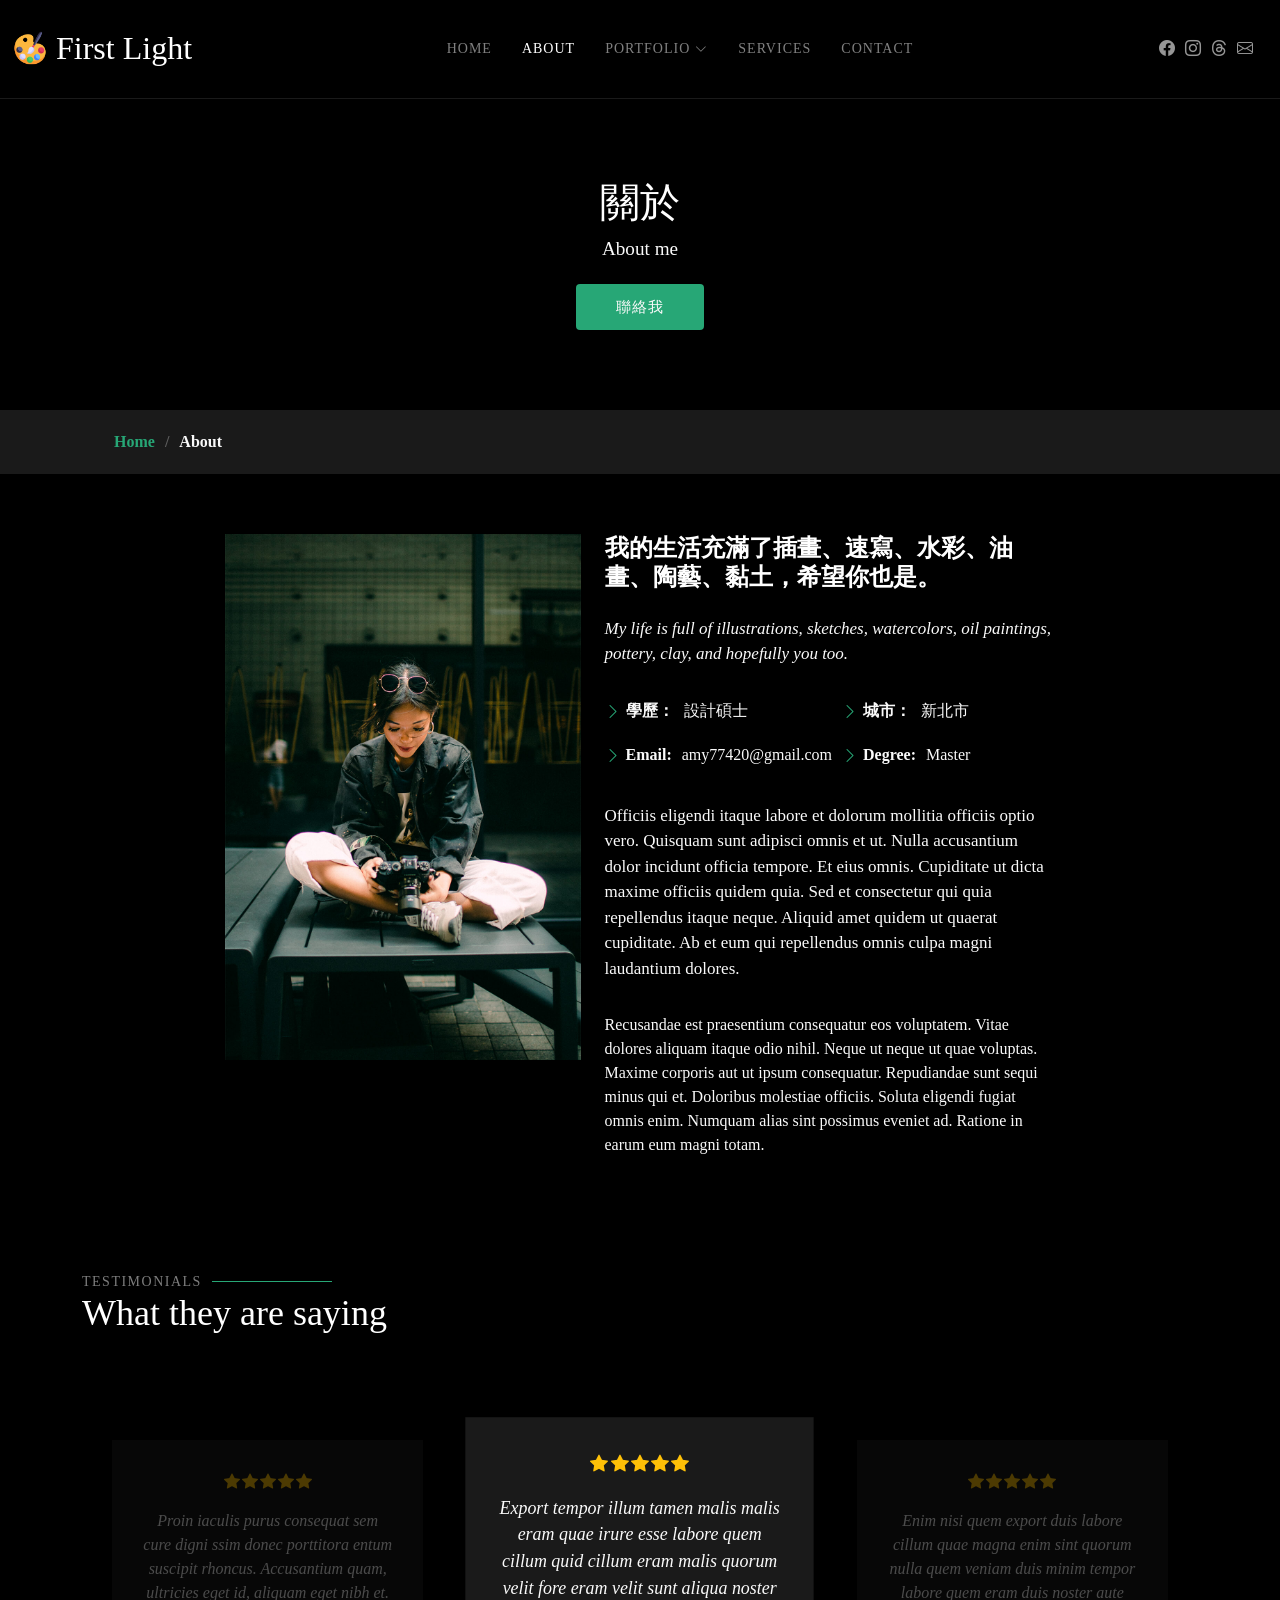
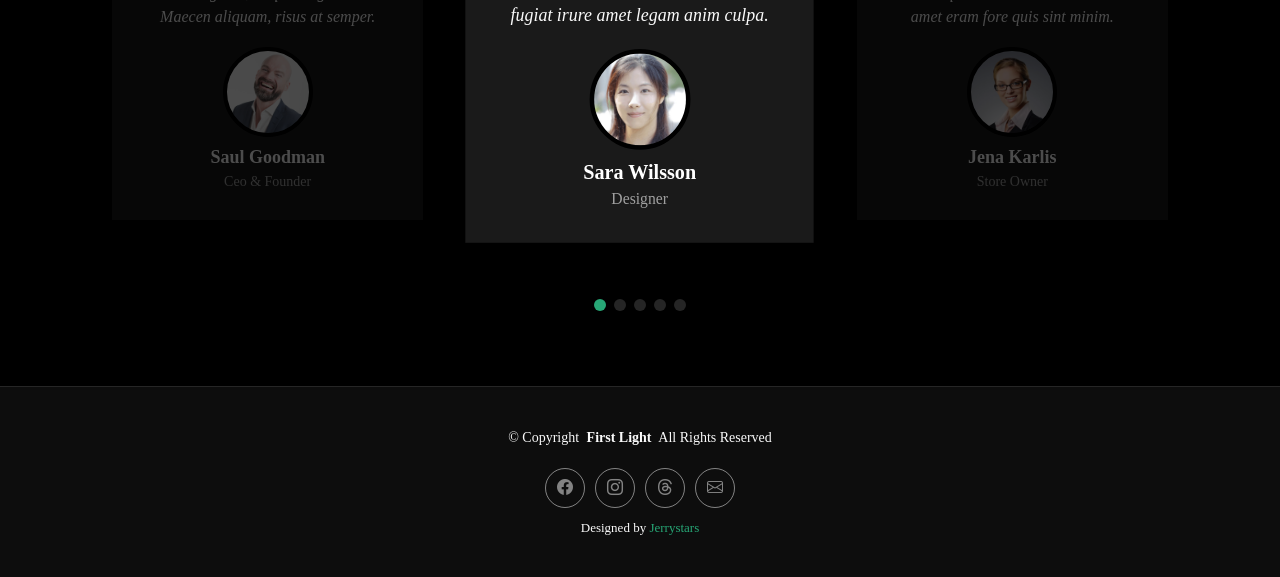
<file: about.html>
<!DOCTYPE html>
<html lang="zh-TW">

<head>
  <meta charset="utf-8">
  <meta content="width=device-width, initial-scale=1.0" name="viewport">
  <title>First Light</title>
  <meta name="description" content="">
  <meta name="keywords" content="">
  <meta property="og:image" content="圖片可使用「絕對路徑」或「相對路徑」">
  <meta property="og:image:type" content="image/png">
  <meta property="og:image:width" content="">
  <meta property="og:image:height" content="">
  <meta property="og:title" content="First Light">
  <meta property="og:description" content="Amy的個人網站">

  <!-- Favicons -->
  <link href="assets/img/favicon.png" rel="icon">
  <link href="assets/img/apple-touch-icon.png" rel="apple-touch-icon">

  <!-- Fonts -->
  <link href="https://fonts.googleapis.com" rel="preconnect">
  <link href="https://fonts.gstatic.com" rel="preconnect" crossorigin>
  <link href="https://fonts.googleapis.com/css2?family=Roboto:ital,wght@0,100;0,300;0,400;0,500;0,700;0,900;1,100;1,300;1,400;1,500;1,700;1,900&family=Inter:wght@100;200;300;400;500;600;700;800;900&family=Cardo:ital,wght@0,400;0,700;1,400;1,700&display=swap" rel="stylesheet">

  <!-- Vendor CSS Files -->
  <link href="assets/vendor/bootstrap/css/bootstrap.min.css" rel="stylesheet">
  <link href="assets/vendor/bootstrap-icons/bootstrap-icons.css" rel="stylesheet">
  <link href="assets/vendor/aos/aos.css" rel="stylesheet">
  <link href="assets/vendor/glightbox/css/glightbox.min.css" rel="stylesheet">
  <link href="assets/vendor/swiper/swiper-bundle.min.css" rel="stylesheet">

  <!-- Main CSS File -->
  <link href="assets/css/main.css" rel="stylesheet">

  <!-- =======================================================
  * Template Name: PhotoFolio
  * Template URL: https://bootstrapmade.com/photofolio-bootstrap-photography-website-template/
  * Updated: Aug 07 2024 with Bootstrap v5.3.3
  * Author: BootstrapMade.com
  * License: https://bootstrapmade.com/license/
  ======================================================== -->
</head>

<body class="about-page">

  <header id="header" class="header d-flex align-items-center sticky-top">
    <div class="container-fluid position-relative d-flex align-items-center justify-content-between">

      <a href="index.html" class="logo d-flex align-items-center me-auto me-xl-0">
        <!-- Uncomment the line below if you also wish to use an image logo -->
        <!-- <img src="assets/img/logo.png" alt=""> -->
        <img src="assets/img/color-palette.png" alt="調色盤logo">
        <h1 class="sitename">First Light</h1>
      </a>

      <nav id="navmenu" class="navmenu">
        <ul>
          <li><a href="index.html">Home<br></a></li>
          <li><a href="about.html" class="active">About</a></li>
          <li class="dropdown"><a href="portfolio.html"><span>Portfolio</span> <i class="bi bi-chevron-down toggle-dropdown"></i></a>
            <ul>
              <li><a href="portfolio-design.html">設計</a></li>
              <li><a href="portfolio-illustration.html">插畫</a></li>
              <li><a href="portfolio-sketch.html">速寫</a></li>
              <li><a href="portfolio-watercolor.html">水彩</a></li>
              <li><a href="portfolio-painting.html">油畫</a></li>
              <li><a href="portfolio-3D.html">立體作品</a></li>
            </ul>
          </li>
          <li><a href="services.html">Services</a></li>
          <li><a href="contact.html">Contact</a></li>
        </ul>
        <i class="mobile-nav-toggle d-xl-none bi bi-list"></i>
      </nav>

      <div class="header-social-links">
        <a href="https://www.facebook.com/amy77420" target="_blank"><i class="bi bi-facebook"></i></a>
        <a href="https://www.instagram.com/amy77420/" target="_blank"><i class="bi bi-instagram"></i></a>
        <a href="https://www.threads.com/@amy77420?xmt=AQF0XU-_VbGo1lP4_mbY2UIMR8H3yH-nNw3QPaUPcjKp3Os" target="_blank"><i class="bi bi-threads"></i></a>
        <a href="mailto:amy77420@gmail.com"><i class="bi bi-envelope"></i></a>
      </div>

    </div>
  </header>

  <main class="main">

    <!-- Page Title -->
    <div class="page-title" data-aos="fade">
      <div class="heading">
        <div class="container">
          <div class="row d-flex justify-content-center text-center">
            <div class="col-lg-8">
              <h1>關於</h1>
              <p class="mb-0">About me</p>
              <a href="contact.html" class="cta-btn">聯絡我<br></a>
            </div>
          </div>
        </div>
      </div>
      <nav class="breadcrumbs">
        <div class="container">
          <ol>
            <li><a href="index.html">Home</a></li>
            <li class="current">About</li>
          </ol>
        </div>
      </nav>
    </div><!-- End Page Title -->

    <!-- About Section -->
    <section id="about" class="about section">

      <div class="container" data-aos="fade-up" data-aos-delay="100">

        <div class="row gy-4 justify-content-center">
          <div class="col-lg-4">
            <img src="assets/img/profile-img.jpg" class="img-fluid" alt="">
          </div>
          <div class="col-lg-5 content">
            <h2>我的生活充滿了插畫、速寫、水彩、油畫、陶藝、黏土，希望你也是。</h2>
            <p class="fst-italic py-3">
              My life is full of illustrations, sketches, watercolors, oil paintings, pottery, clay, and hopefully you too.
            </p>
            <div class="row">
              <div class="col-lg-6">
                <ul>
                  <li><i class="bi bi-chevron-right"></i> <strong>學歷：</strong> <span>設計碩士</span></li>
                  <li><i class="bi bi-chevron-right"></i> <strong>Email:</strong> <span>amy77420@gmail.com</span></li>
                </ul>
              </div>
              <div class="col-lg-6">
                <ul>
                  <li><i class="bi bi-chevron-right"></i> <strong>城市：</strong> <span>新北市</span></li>
                  <li><i class="bi bi-chevron-right"></i> <strong>Degree:</strong> <span>Master</span></li>
                </ul>
              </div>
            </div>
            <p class="py-3">
              Officiis eligendi itaque labore et dolorum mollitia officiis optio vero. Quisquam sunt adipisci omnis et ut. Nulla accusantium dolor incidunt officia tempore. Et eius omnis.
              Cupiditate ut dicta maxime officiis quidem quia. Sed et consectetur qui quia repellendus itaque neque. Aliquid amet quidem ut quaerat cupiditate. Ab et eum qui repellendus omnis culpa magni laudantium dolores.
            </p>
            <p class="m-0">
              Recusandae est praesentium consequatur eos voluptatem. Vitae dolores aliquam itaque odio nihil. Neque ut neque ut quae voluptas. Maxime corporis aut ut ipsum consequatur. Repudiandae sunt sequi minus qui et. Doloribus molestiae officiis.
              Soluta eligendi fugiat omnis enim. Numquam alias sint possimus eveniet ad. Ratione in earum eum magni totam.
            </p>
          </div>
        </div>

      </div>

    </section><!-- /About Section -->

    <!-- Testimonials Section -->
    <section id="testimonials" class="testimonials section">

      <!-- Section Title -->
      <div class="container section-title" data-aos="fade-up">
        <h2>Testimonials</h2>
        <p>What they are saying</p>
      </div><!-- End Section Title -->

      <div class="container" data-aos="fade-up" data-aos-delay="100">

        <div class="swiper init-swiper">
          <script type="application/json" class="swiper-config">
            {
              "loop": true,
              "speed": 600,
              "autoplay": {
                "delay": 5000
              },
              "slidesPerView": "auto",
              "pagination": {
                "el": ".swiper-pagination",
                "type": "bullets",
                "clickable": true
              },
              "breakpoints": {
                "320": {
                  "slidesPerView": 1,
                  "spaceBetween": 40
                },
                "1200": {
                  "slidesPerView": 3,
                  "spaceBetween": 1
                }
              }
            }
          </script>
          <div class="swiper-wrapper">

            <div class="swiper-slide">
              <div class="testimonial-item">
                <div class="stars">
                  <i class="bi bi-star-fill"></i><i class="bi bi-star-fill"></i><i class="bi bi-star-fill"></i><i class="bi bi-star-fill"></i><i class="bi bi-star-fill"></i>
                </div>
                <p>
                  Proin iaculis purus consequat sem cure digni ssim donec porttitora entum suscipit rhoncus. Accusantium quam, ultricies eget id, aliquam eget nibh et. Maecen aliquam, risus at semper.
                </p>
                <div class="profile mt-auto">
                  <img src="assets/img/testimonials/testimonials-1.jpg" class="testimonial-img" alt="">
                  <h3>Saul Goodman</h3>
                  <h4>Ceo &amp; Founder</h4>
                </div>
              </div>
            </div><!-- End testimonial item -->

            <div class="swiper-slide">
              <div class="testimonial-item">
                <div class="stars">
                  <i class="bi bi-star-fill"></i><i class="bi bi-star-fill"></i><i class="bi bi-star-fill"></i><i class="bi bi-star-fill"></i><i class="bi bi-star-fill"></i>
                </div>
                <p>
                  Export tempor illum tamen malis malis eram quae irure esse labore quem cillum quid cillum eram malis quorum velit fore eram velit sunt aliqua noster fugiat irure amet legam anim culpa.
                </p>
                <div class="profile mt-auto">
                  <img src="assets/img/testimonials/testimonials-2.jpg" class="testimonial-img" alt="">
                  <h3>Sara Wilsson</h3>
                  <h4>Designer</h4>
                </div>
              </div>
            </div><!-- End testimonial item -->

            <div class="swiper-slide">
              <div class="testimonial-item">
                <div class="stars">
                  <i class="bi bi-star-fill"></i><i class="bi bi-star-fill"></i><i class="bi bi-star-fill"></i><i class="bi bi-star-fill"></i><i class="bi bi-star-fill"></i>
                </div>
                <p>
                  Enim nisi quem export duis labore cillum quae magna enim sint quorum nulla quem veniam duis minim tempor labore quem eram duis noster aute amet eram fore quis sint minim.
                </p>
                <div class="profile mt-auto">
                  <img src="assets/img/testimonials/testimonials-3.jpg" class="testimonial-img" alt="">
                  <h3>Jena Karlis</h3>
                  <h4>Store Owner</h4>
                </div>
              </div>
            </div><!-- End testimonial item -->

            <div class="swiper-slide">
              <div class="testimonial-item">
                <div class="stars">
                  <i class="bi bi-star-fill"></i><i class="bi bi-star-fill"></i><i class="bi bi-star-fill"></i><i class="bi bi-star-fill"></i><i class="bi bi-star-fill"></i>
                </div>
                <p>
                  Fugiat enim eram quae cillum dolore dolor amet nulla culpa multos export minim fugiat minim velit minim dolor enim duis veniam ipsum anim magna sunt elit fore quem dolore labore illum veniam.
                </p>
                <div class="profile mt-auto">
                  <img src="assets/img/testimonials/testimonials-4.jpg" class="testimonial-img" alt="">
                  <h3>Matt Brandon</h3>
                  <h4>Freelancer</h4>
                </div>
              </div>
            </div><!-- End testimonial item -->

            <div class="swiper-slide">
              <div class="testimonial-item">
                <div class="stars">
                  <i class="bi bi-star-fill"></i><i class="bi bi-star-fill"></i><i class="bi bi-star-fill"></i><i class="bi bi-star-fill"></i><i class="bi bi-star-fill"></i>
                </div>
                <p>
                  Quis quorum aliqua sint quem legam fore sunt eram irure aliqua veniam tempor noster veniam enim culpa labore duis sunt culpa nulla illum cillum fugiat legam esse veniam culpa fore nisi cillum quid.
                </p>
                <div class="profile mt-auto">
                  <img src="assets/img/testimonials/testimonials-5.jpg" class="testimonial-img" alt="">
                  <h3>John Larson</h3>
                  <h4>Entrepreneur</h4>
                </div>
              </div>
            </div><!-- End testimonial item -->

          </div>
          <div class="swiper-pagination"></div>
        </div>

      </div>

    </section><!-- /Testimonials Section -->

  </main>

  <footer id="footer" class="footer">

    <div class="container">
      <div class="copyright text-center ">
        <p>© <span>Copyright</span> <strong class="px-1 sitename">First Light</strong> <span>All Rights Reserved</span></p>
      </div>
      <div class="social-links d-flex justify-content-center">
        <a href="https://www.facebook.com/amy77420" target="_blank"><i class="bi bi-facebook"></i></a>
        <a href="https://www.instagram.com/amy77420/" target="_blank"><i class="bi bi-instagram"></i></a>
        <a href="https://www.threads.com/@amy77420?xmt=AQF0XU-_VbGo1lP4_mbY2UIMR8H3yH-nNw3QPaUPcjKp3Os" target="_blank"><i class="bi bi-threads"></i></a>
        <a href="mailto:amy77420@gmail.com"><i class="bi bi-envelope"></i></a>
      </div>
      <div class="credits">
        <!-- All the links in the footer should remain intact. -->
        <!-- You can delete the links only if you've purchased the pro version. -->
        <!-- Licensing information: https://bootstrapmade.com/license/ -->
        <!-- Purchase the pro version with working PHP/AJAX contact form: [buy-url] -->
        Designed by <a href="https://www.instagram.com/jerrystars_04.21/" target="_blank">Jerrystars</a>
      </div>
    </div>

  </footer>

  <!-- Scroll Top -->
  <a href="#" id="scroll-top" class="scroll-top d-flex align-items-center justify-content-center"><i class="bi bi-arrow-up-short"></i></a>

  <!-- Preloader -->
  <div id="preloader">
    <div class="line"></div>
  </div>

  <!-- Vendor JS Files -->
  <script src="assets/vendor/bootstrap/js/bootstrap.bundle.min.js"></script>
  <script src="assets/vendor/php-email-form/validate.js"></script>
  <script src="assets/vendor/aos/aos.js"></script>
  <script src="assets/vendor/glightbox/js/glightbox.min.js"></script>
  <script src="assets/vendor/swiper/swiper-bundle.min.js"></script>

  <!-- Main JS File -->
  <script src="assets/js/main.js"></script>

</body>

</html>
</file>
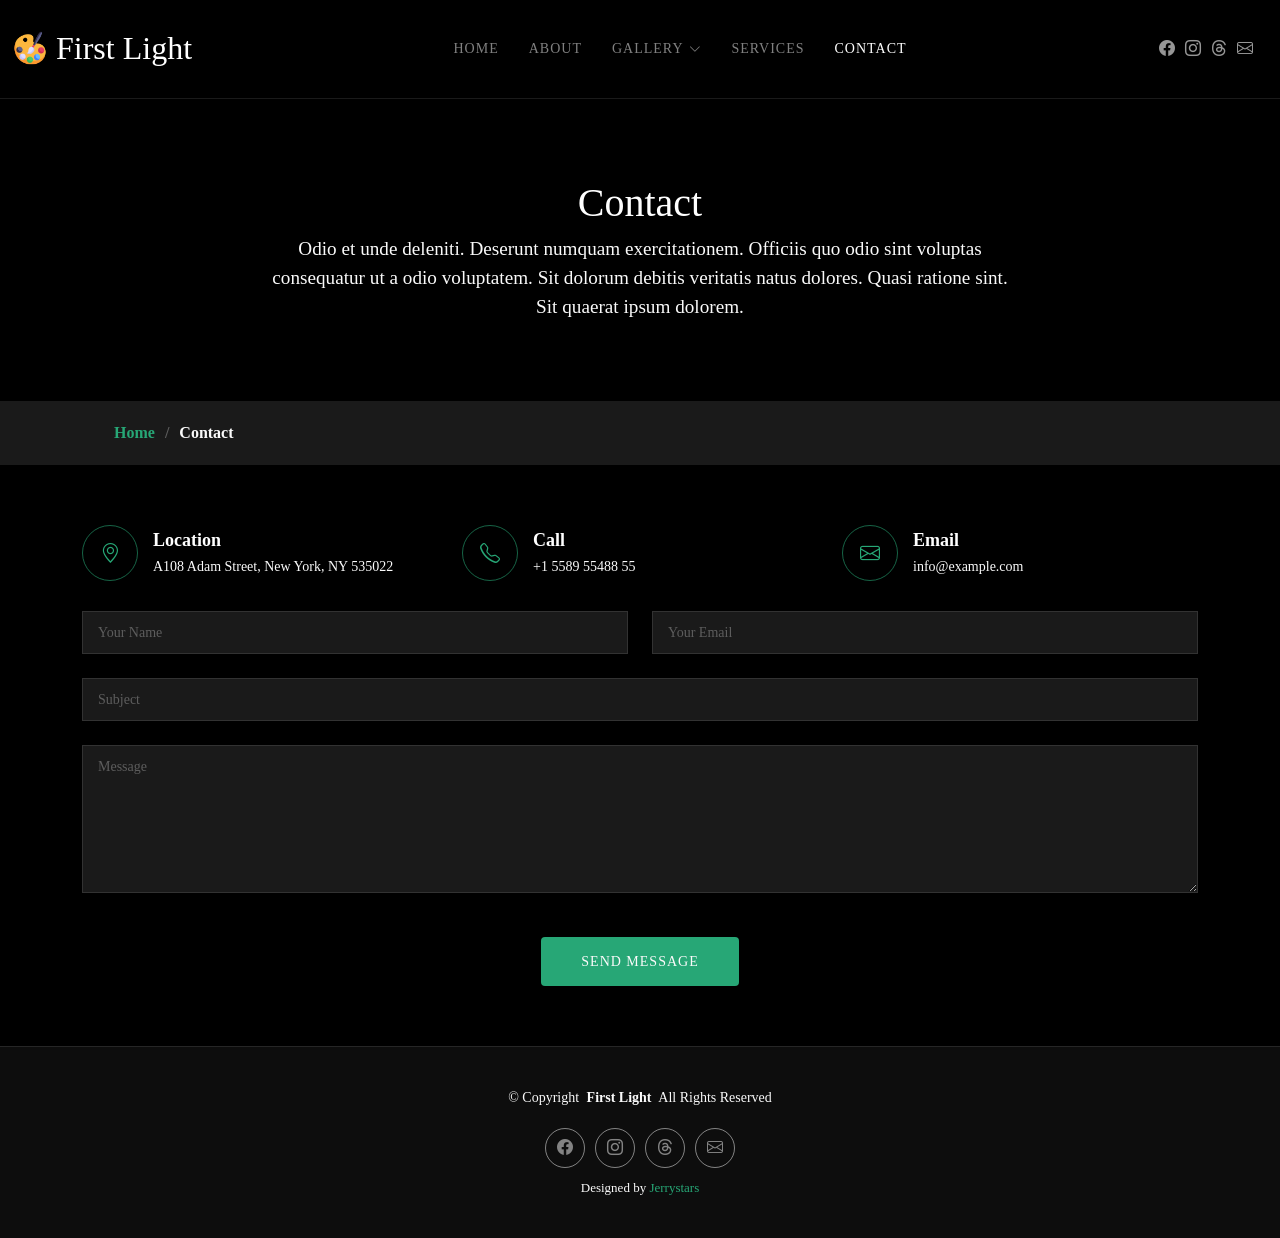
<file: contact.html>
<!DOCTYPE html>
<html lang="zh-TW">

<head>
  <meta charset="utf-8">
  <meta content="width=device-width, initial-scale=1.0" name="viewport">
  <title>First Light</title>
  <meta name="description" content="">
  <meta name="keywords" content="">
  <meta property="og:image" content="圖片可使用「絕對路徑」或「相對路徑」">
  <meta property="og:image:type" content="image/png">
  <meta property="og:image:width" content="">
  <meta property="og:image:height" content="">
  <meta property="og:title" content="First Light">
  <meta property="og:description" content="Amy的個人網站">

  <!-- Favicons -->
  <link href="assets/img/favicon.png" rel="icon">
  <link href="assets/img/apple-touch-icon.png" rel="apple-touch-icon">

  <!-- Fonts -->
  <link href="https://fonts.googleapis.com" rel="preconnect">
  <link href="https://fonts.gstatic.com" rel="preconnect" crossorigin>
  <link href="https://fonts.googleapis.com/css2?family=Roboto:ital,wght@0,100;0,300;0,400;0,500;0,700;0,900;1,100;1,300;1,400;1,500;1,700;1,900&family=Inter:wght@100;200;300;400;500;600;700;800;900&family=Cardo:ital,wght@0,400;0,700;1,400;1,700&display=swap" rel="stylesheet">

  <!-- Vendor CSS Files -->
  <link href="assets/vendor/bootstrap/css/bootstrap.min.css" rel="stylesheet">
  <link href="assets/vendor/bootstrap-icons/bootstrap-icons.css" rel="stylesheet">
  <link href="assets/vendor/aos/aos.css" rel="stylesheet">
  <link href="assets/vendor/glightbox/css/glightbox.min.css" rel="stylesheet">
  <link href="assets/vendor/swiper/swiper-bundle.min.css" rel="stylesheet">

  <!-- Main CSS File -->
  <link href="assets/css/main.css" rel="stylesheet">

  <!-- =======================================================
  * Template Name: PhotoFolio
  * Template URL: https://bootstrapmade.com/photofolio-bootstrap-photography-website-template/
  * Updated: Aug 07 2024 with Bootstrap v5.3.3
  * Author: BootstrapMade.com
  * License: https://bootstrapmade.com/license/
  ======================================================== -->
</head>

<body class="contact-page">

  <header id="header" class="header d-flex align-items-center sticky-top">
    <div class="container-fluid position-relative d-flex align-items-center justify-content-between">

      <a href="index.html" class="logo d-flex align-items-center me-auto me-xl-0">
        <!-- Uncomment the line below if you also wish to use an image logo -->
        <!-- <img src="assets/img/logo.png" alt=""> -->
        <img src="assets/img/color-palette.png" alt="調色盤logo">
        <h1 class="sitename">First Light</h1>
      </a>

      <nav id="navmenu" class="navmenu">
        <ul>
          <li><a href="index.html">Home<br></a></li>
          <li><a href="about.html">About</a></li>
          <li class="dropdown"><a href="portfolio.html"><span>Gallery</span> <i class="bi bi-chevron-down toggle-dropdown"></i></a>
            <ul>
              <li><a href="portfolio-design.html">設計</a></li>
              <li><a href="portfolio-illustration.html">插畫</a></li>
              <li><a href="portfolio-sketch.html">速寫</a></li>
              <li><a href="portfolio-watercolor.html">水彩</a></li>
              <li><a href="portfolio-painting.html">油畫</a></li>
              <li><a href="portfolio-3D.html">立體作品</a></li>
            </ul>
          </li>
          <li><a href="services.html">Services</a></li>
          <li><a href="contact.html" class="active">Contact</a></li>
        </ul>
        <i class="mobile-nav-toggle d-xl-none bi bi-list"></i>
      </nav>

      <div class="header-social-links">
        <a href="https://www.facebook.com/amy77420" target="_blank"><i class="bi bi-facebook"></i></a>
        <a href="https://www.instagram.com/amy77420/" target="_blank"><i class="bi bi-instagram"></i></a>
        <a href="https://www.threads.com/@amy77420?xmt=AQF0XU-_VbGo1lP4_mbY2UIMR8H3yH-nNw3QPaUPcjKp3Os" target="_blank"><i class="bi bi-threads"></i></a>
        <a href="mailto:amy77420@gmail.com"><i class="bi bi-envelope"></i></a>
      </div>

    </div>
  </header>

  <main class="main">

    <!-- Page Title -->
    <div class="page-title" data-aos="fade">
      <div class="heading">
        <div class="container">
          <div class="row d-flex justify-content-center text-center">
            <div class="col-lg-8">
              <h1>Contact</h1>
              <p class="mb-0">Odio et unde deleniti. Deserunt numquam exercitationem. Officiis quo odio sint voluptas consequatur ut a odio voluptatem. Sit dolorum debitis veritatis natus dolores. Quasi ratione sint. Sit quaerat ipsum dolorem.</p>
            </div>
          </div>
        </div>
      </div>
      <nav class="breadcrumbs">
        <div class="container">
          <ol>
            <li><a href="index.html">Home</a></li>
            <li class="current">Contact</li>
          </ol>
        </div>
      </nav>
    </div><!-- End Page Title -->

    <!-- Contact Section -->
    <section id="contact" class="contact section">

      <div class="container" data-aos="fade-up" data-aos-delay="100">

        <div class="info-wrap" data-aos="fade-up" data-aos-delay="200">
          <div class="row gy-5">

            <div class="col-lg-4">
              <div class="info-item d-flex align-items-center">
                <i class="bi bi-geo-alt flex-shrink-0"></i>
                <div>
                  <h3>Location</h3>
                  <p>A108 Adam Street, New York, NY 535022</p>
                </div>
              </div>
            </div><!-- End Info Item -->

            <div class="col-lg-4">
              <div class="info-item d-flex align-items-center">
                <i class="bi bi-telephone flex-shrink-0"></i>
                <div>
                  <h3>Call</h3>
                  <p>+1 5589 55488 55</p>
                </div>
              </div>
            </div><!-- End Info Item -->

            <div class="col-lg-4">
              <div class="info-item d-flex align-items-center">
                <i class="bi bi-envelope flex-shrink-0"></i>
                <div>
                  <h3>Email</h3>
                  <p>info@example.com</p>
                </div>
              </div>
            </div><!-- End Info Item -->

          </div>
        </div>

        <form action="forms/contact.php" method="post" class="php-email-form" data-aos="fade-up" data-aos-delay="300">
          <div class="row gy-4">

            <div class="col-md-6">
              <input type="text" name="name" class="form-control" placeholder="Your Name" required="">
            </div>

            <div class="col-md-6 ">
              <input type="email" class="form-control" name="email" placeholder="Your Email" required="">
            </div>

            <div class="col-md-12">
              <input type="text" class="form-control" name="subject" placeholder="Subject" required="">
            </div>

            <div class="col-md-12">
              <textarea class="form-control" name="message" rows="6" placeholder="Message" required=""></textarea>
            </div>

            <div class="col-md-12 text-center">
              <div class="loading">Loading</div>
              <div class="error-message"></div>
              <div class="sent-message">Your message has been sent. Thank you!</div>

              <button type="submit">Send Message</button>
            </div>

          </div>
        </form><!-- End Contact Form -->

      </div>

    </section><!-- /Contact Section -->

  </main>

  <footer id="footer" class="footer">

    <div class="container">
      <div class="copyright text-center ">
        <p>© <span>Copyright</span> <strong class="px-1 sitename">First Light</strong> <span>All Rights Reserved</span></p>
      </div>
      <div class="social-links d-flex justify-content-center">
        <a href="https://www.facebook.com/amy77420" target="_blank"><i class="bi bi-facebook"></i></a>
        <a href="https://www.instagram.com/amy77420/" target="_blank"><i class="bi bi-instagram"></i></a>
        <a href="https://www.threads.com/@amy77420?xmt=AQF0XU-_VbGo1lP4_mbY2UIMR8H3yH-nNw3QPaUPcjKp3Os" target="_blank"><i class="bi bi-threads"></i></a>
        <a href="mailto:amy77420@gmail.com"><i class="bi bi-envelope"></i></a>
      </div>
      <div class="credits">
        <!-- All the links in the footer should remain intact. -->
        <!-- You can delete the links only if you've purchased the pro version. -->
        <!-- Licensing information: https://bootstrapmade.com/license/ -->
        <!-- Purchase the pro version with working PHP/AJAX contact form: [buy-url] -->
        Designed by <a href="https://www.instagram.com/jerrystars_04.21/" target="_blank">Jerrystars</a>
      </div>
    </div>

  </footer>

  <!-- Scroll Top -->
  <a href="#" id="scroll-top" class="scroll-top d-flex align-items-center justify-content-center"><i class="bi bi-arrow-up-short"></i></a>

  <!-- Preloader -->
  <div id="preloader">
    <div class="line"></div>
  </div>

  <!-- Vendor JS Files -->
  <script src="assets/vendor/bootstrap/js/bootstrap.bundle.min.js"></script>
  <script src="assets/vendor/php-email-form/validate.js"></script>
  <script src="assets/vendor/aos/aos.js"></script>
  <script src="assets/vendor/glightbox/js/glightbox.min.js"></script>
  <script src="assets/vendor/swiper/swiper-bundle.min.js"></script>

  <!-- Main JS File -->
  <script src="assets/js/main.js"></script>

</body>

</html>
</file>
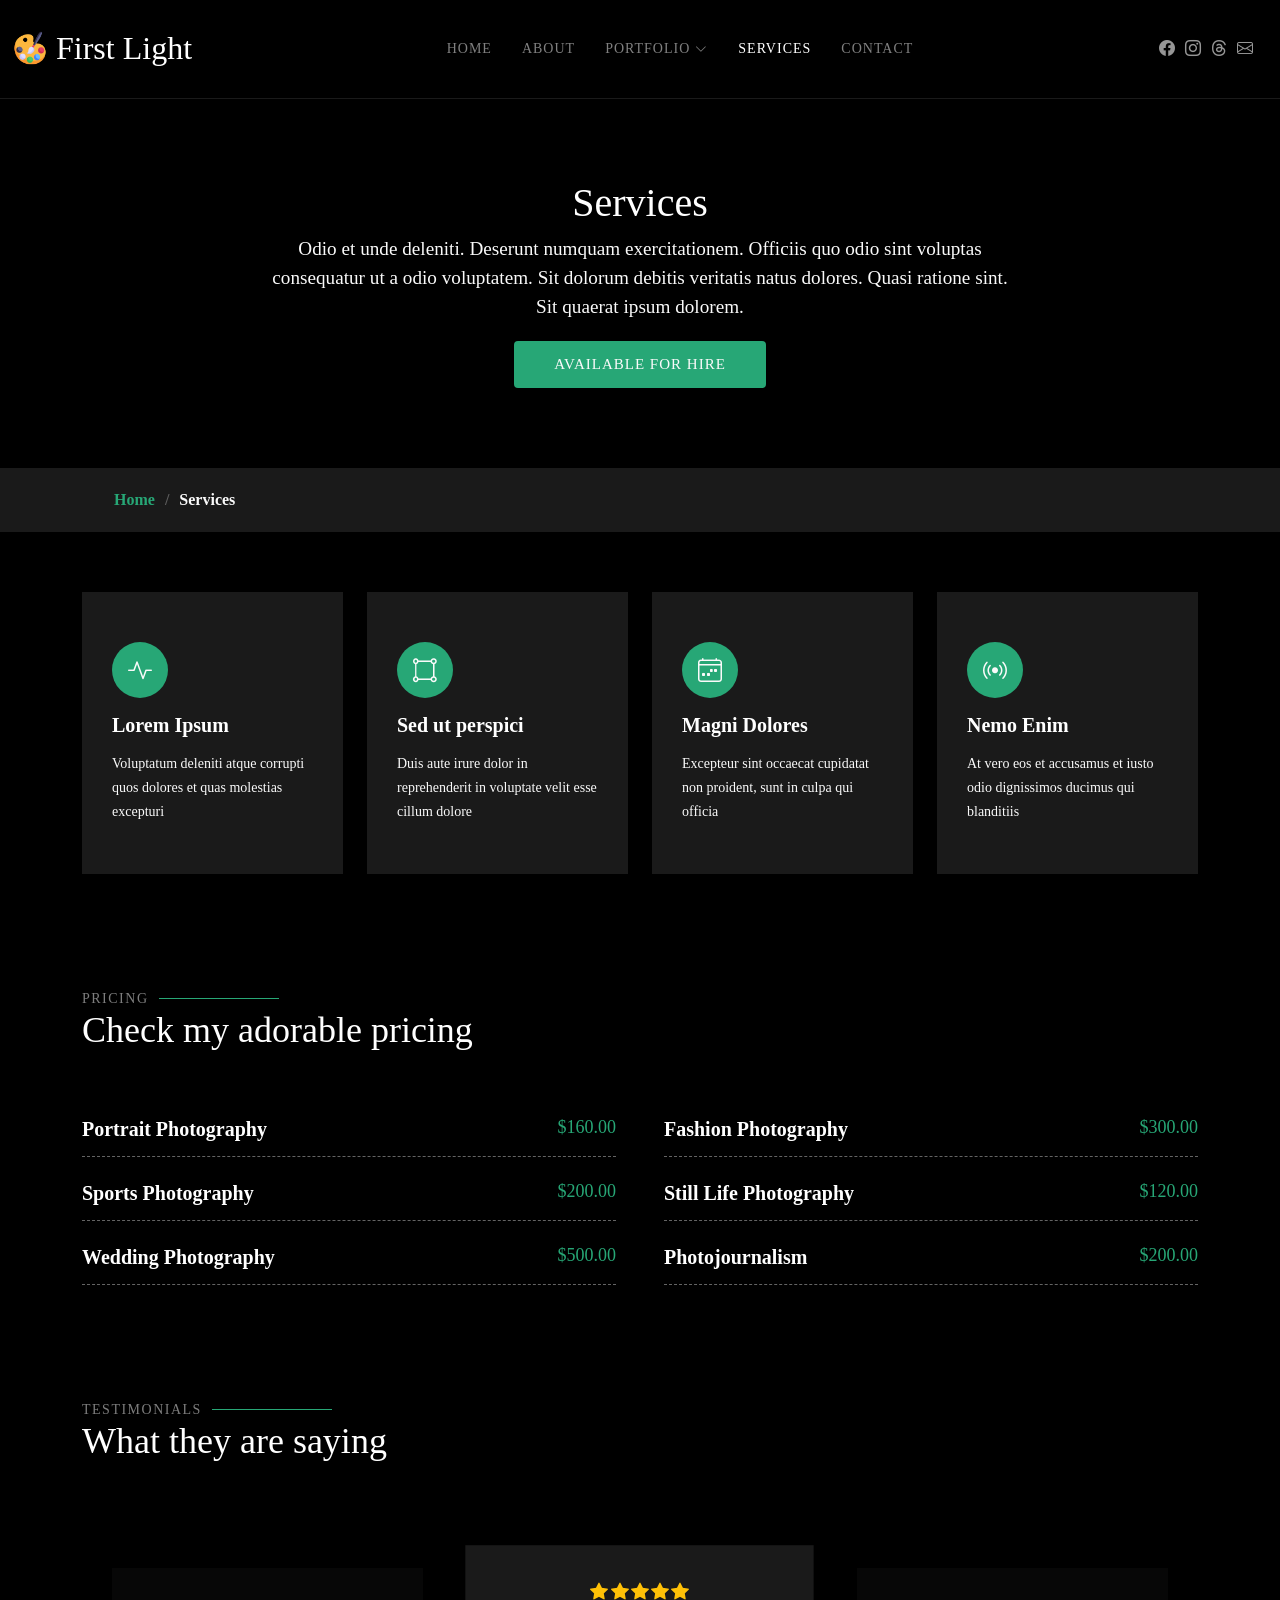
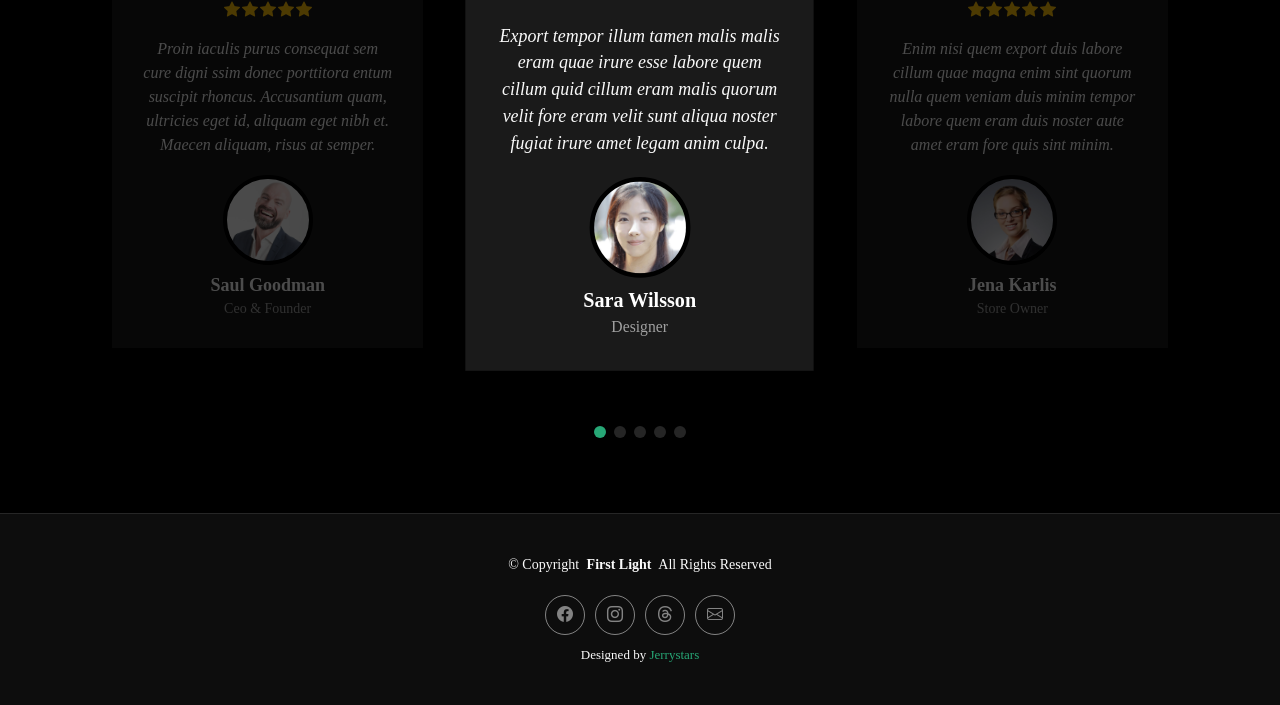
<file: services.html>
<!DOCTYPE html>
<html lang="en">

<head>
  <meta charset="utf-8">
  <meta content="width=device-width, initial-scale=1.0" name="viewport">
  <title>Services - PhotoFolio Bootstrap Template</title>
  <meta name="description" content="">
  <meta name="keywords" content="">

  <!-- Favicons -->
  <link href="assets/img/favicon.png" rel="icon">
  <link href="assets/img/apple-touch-icon.png" rel="apple-touch-icon">

  <!-- Fonts -->
  <link href="https://fonts.googleapis.com" rel="preconnect">
  <link href="https://fonts.gstatic.com" rel="preconnect" crossorigin>
  <link href="https://fonts.googleapis.com/css2?family=Roboto:ital,wght@0,100;0,300;0,400;0,500;0,700;0,900;1,100;1,300;1,400;1,500;1,700;1,900&family=Inter:wght@100;200;300;400;500;600;700;800;900&family=Cardo:ital,wght@0,400;0,700;1,400;1,700&display=swap" rel="stylesheet">

  <!-- Vendor CSS Files -->
  <link href="assets/vendor/bootstrap/css/bootstrap.min.css" rel="stylesheet">
  <link href="assets/vendor/bootstrap-icons/bootstrap-icons.css" rel="stylesheet">
  <link href="assets/vendor/aos/aos.css" rel="stylesheet">
  <link href="assets/vendor/glightbox/css/glightbox.min.css" rel="stylesheet">
  <link href="assets/vendor/swiper/swiper-bundle.min.css" rel="stylesheet">

  <!-- Main CSS File -->
  <link href="assets/css/main.css" rel="stylesheet">

  <!-- =======================================================
  * Template Name: PhotoFolio
  * Template URL: https://bootstrapmade.com/photofolio-bootstrap-photography-website-template/
  * Updated: Aug 07 2024 with Bootstrap v5.3.3
  * Author: BootstrapMade.com
  * License: https://bootstrapmade.com/license/
  ======================================================== -->
</head>

<body class="services-page">

  <header id="header" class="header d-flex align-items-center sticky-top">
    <div class="container-fluid position-relative d-flex align-items-center justify-content-between">

      <a href="index.html" class="logo d-flex align-items-center me-auto me-xl-0">
        <!-- Uncomment the line below if you also wish to use an image logo -->
        <!-- <img src="assets/img/logo.png" alt=""> -->
        <img src="assets/img/color-palette.png" alt="調色盤logo">
        <h1 class="sitename">First Light</h1>
      </a>

      <nav id="navmenu" class="navmenu">
        <ul>
          <li><a href="index.html">Home<br></a></li>
          <li><a href="about.html">About</a></li>
          <li class="dropdown"><a href="portfolio.html"><span>Portfolio</span> <i class="bi bi-chevron-down toggle-dropdown"></i></a>
            <ul>
              <li><a href="portfolio-design.html">設計</a></li>
              <li><a href="portfolio-illustration.html">插畫</a></li>
              <li><a href="portfolio-sketch.html">速寫</a></li>
              <li><a href="portfolio-watercolor.html">水彩</a></li>
              <li><a href="portfolio-painting.html">油畫</a></li>
              <li><a href="portfolio-3D.html">立體作品</a></li>
            </ul>
          </li>
          <li><a href="services.html" class="active">Services</a></li>
          <li><a href="contact.html">Contact</a></li>
        </ul>
        <i class="mobile-nav-toggle d-xl-none bi bi-list"></i>
      </nav>

      <div class="header-social-links">
        <a href="https://www.facebook.com/amy77420" target="_blank"><i class="bi bi-facebook"></i></a>
        <a href="https://www.instagram.com/amy77420/" target="_blank"><i class="bi bi-instagram"></i></a>
        <a href="https://www.threads.com/@amy77420?xmt=AQF0XU-_VbGo1lP4_mbY2UIMR8H3yH-nNw3QPaUPcjKp3Os" target="_blank"><i class="bi bi-threads"></i></a>
        <a href="mailto:amy77420@gmail.com"><i class="bi bi-envelope"></i></a>
      </div>

    </div>
  </header>

  <main class="main">

    <!-- Page Title -->
    <div class="page-title" data-aos="fade">
      <div class="heading">
        <div class="container">
          <div class="row d-flex justify-content-center text-center">
            <div class="col-lg-8">
              <h1>Services</h1>
              <p class="mb-0">Odio et unde deleniti. Deserunt numquam exercitationem. Officiis quo odio sint voluptas consequatur ut a odio voluptatem. Sit dolorum debitis veritatis natus dolores. Quasi ratione sint. Sit quaerat ipsum dolorem.</p>
              <a href="contact.html" class="cta-btn">Available for Hire<br></a>
            </div>
          </div>
        </div>
      </div>
      <nav class="breadcrumbs">
        <div class="container">
          <ol>
            <li><a href="index.html">Home</a></li>
            <li class="current">Services</li>
          </ol>
        </div>
      </nav>
    </div><!-- End Page Title -->

    <!-- Services Section -->
    <section id="services" class="services section">

      <div class="container">

        <div class="row gy-4">

          <div class="col-xl-3 col-md-6 d-flex" data-aos="fade-up" data-aos-delay="100">
            <div class="service-item position-relative">
              <div class="icon"><i class="bi bi-activity icon"></i></div>
              <h4><a href="" class="stretched-link">Lorem Ipsum</a></h4>
              <p>Voluptatum deleniti atque corrupti quos dolores et quas molestias excepturi</p>
            </div>
          </div><!-- End Service Item -->

          <div class="col-xl-3 col-md-6 d-flex" data-aos="fade-up" data-aos-delay="200">
            <div class="service-item position-relative">
              <div class="icon"><i class="bi bi-bounding-box-circles icon"></i></div>
              <h4><a href="" class="stretched-link">Sed ut perspici</a></h4>
              <p>Duis aute irure dolor in reprehenderit in voluptate velit esse cillum dolore</p>
            </div>
          </div><!-- End Service Item -->

          <div class="col-xl-3 col-md-6 d-flex" data-aos="fade-up" data-aos-delay="300">
            <div class="service-item position-relative">
              <div class="icon"><i class="bi bi-calendar4-week icon"></i></div>
              <h4><a href="" class="stretched-link">Magni Dolores</a></h4>
              <p>Excepteur sint occaecat cupidatat non proident, sunt in culpa qui officia</p>
            </div>
          </div><!-- End Service Item -->

          <div class="col-xl-3 col-md-6 d-flex" data-aos="fade-up" data-aos-delay="400">
            <div class="service-item position-relative">
              <div class="icon"><i class="bi bi-broadcast icon"></i></div>
              <h4><a href="" class="stretched-link">Nemo Enim</a></h4>
              <p>At vero eos et accusamus et iusto odio dignissimos ducimus qui blanditiis</p>
            </div>
          </div><!-- End Service Item -->

        </div>

      </div>

    </section><!-- /Services Section -->

    <!-- Pricing Section -->
    <section id="pricing" class="pricing section">

      <!-- Section Title -->
      <div class="container section-title" data-aos="fade-up">
        <h2>Pricing</h2>
        <p>Check my adorable pricing</p>
      </div><!-- End Section Title -->

      <div class="container" data-aos="fade-up" data-aos-delay="100">

        <div class="row gy-4 gx-lg-5">

          <div class="col-lg-6">
            <div class="pricing-item d-flex justify-content-between">
              <h3>Portrait Photography</h3>
              <h4>$160.00</h4>
            </div>
          </div><!-- End Pricing Item -->

          <div class="col-lg-6">
            <div class="pricing-item d-flex justify-content-between">
              <h3>Fashion Photography</h3>
              <h4>$300.00</h4>
            </div>
          </div><!-- End Pricing Item -->

          <div class="col-lg-6">
            <div class="pricing-item d-flex justify-content-between">
              <h3>Sports Photography</h3>
              <h4>$200.00</h4>
            </div>
          </div><!-- End Pricing Item -->

          <div class="col-lg-6">
            <div class="pricing-item d-flex justify-content-between">
              <h3>Still Life Photography</h3>
              <h4>$120.00</h4>
            </div>
          </div><!-- End Pricing Item -->

          <div class="col-lg-6">
            <div class="pricing-item d-flex justify-content-between">
              <h3>Wedding Photography</h3>
              <h4>$500.00</h4>
            </div>
          </div><!-- End Pricing Item -->

          <div class="col-lg-6">
            <div class="pricing-item d-flex justify-content-between">
              <h3>Photojournalism</h3>
              <h4>$200.00</h4>
            </div>
          </div><!-- End Pricing Item -->

        </div>

      </div>

    </section><!-- /Pricing Section -->

    <!-- Testimonials Section -->
    <section id="testimonials" class="testimonials section">

      <!-- Section Title -->
      <div class="container section-title" data-aos="fade-up">
        <h2>Testimonials</h2>
        <p>What they are saying</p>
      </div><!-- End Section Title -->

      <div class="container" data-aos="fade-up" data-aos-delay="100">

        <div class="swiper init-swiper">
          <script type="application/json" class="swiper-config">
            {
              "loop": true,
              "speed": 600,
              "autoplay": {
                "delay": 5000
              },
              "slidesPerView": "auto",
              "pagination": {
                "el": ".swiper-pagination",
                "type": "bullets",
                "clickable": true
              },
              "breakpoints": {
                "320": {
                  "slidesPerView": 1,
                  "spaceBetween": 40
                },
                "1200": {
                  "slidesPerView": 3,
                  "spaceBetween": 1
                }
              }
            }
          </script>
          <div class="swiper-wrapper">

            <div class="swiper-slide">
              <div class="testimonial-item">
                <div class="stars">
                  <i class="bi bi-star-fill"></i><i class="bi bi-star-fill"></i><i class="bi bi-star-fill"></i><i class="bi bi-star-fill"></i><i class="bi bi-star-fill"></i>
                </div>
                <p>
                  Proin iaculis purus consequat sem cure digni ssim donec porttitora entum suscipit rhoncus. Accusantium quam, ultricies eget id, aliquam eget nibh et. Maecen aliquam, risus at semper.
                </p>
                <div class="profile mt-auto">
                  <img src="assets/img/testimonials/testimonials-1.jpg" class="testimonial-img" alt="">
                  <h3>Saul Goodman</h3>
                  <h4>Ceo &amp; Founder</h4>
                </div>
              </div>
            </div><!-- End testimonial item -->

            <div class="swiper-slide">
              <div class="testimonial-item">
                <div class="stars">
                  <i class="bi bi-star-fill"></i><i class="bi bi-star-fill"></i><i class="bi bi-star-fill"></i><i class="bi bi-star-fill"></i><i class="bi bi-star-fill"></i>
                </div>
                <p>
                  Export tempor illum tamen malis malis eram quae irure esse labore quem cillum quid cillum eram malis quorum velit fore eram velit sunt aliqua noster fugiat irure amet legam anim culpa.
                </p>
                <div class="profile mt-auto">
                  <img src="assets/img/testimonials/testimonials-2.jpg" class="testimonial-img" alt="">
                  <h3>Sara Wilsson</h3>
                  <h4>Designer</h4>
                </div>
              </div>
            </div><!-- End testimonial item -->

            <div class="swiper-slide">
              <div class="testimonial-item">
                <div class="stars">
                  <i class="bi bi-star-fill"></i><i class="bi bi-star-fill"></i><i class="bi bi-star-fill"></i><i class="bi bi-star-fill"></i><i class="bi bi-star-fill"></i>
                </div>
                <p>
                  Enim nisi quem export duis labore cillum quae magna enim sint quorum nulla quem veniam duis minim tempor labore quem eram duis noster aute amet eram fore quis sint minim.
                </p>
                <div class="profile mt-auto">
                  <img src="assets/img/testimonials/testimonials-3.jpg" class="testimonial-img" alt="">
                  <h3>Jena Karlis</h3>
                  <h4>Store Owner</h4>
                </div>
              </div>
            </div><!-- End testimonial item -->

            <div class="swiper-slide">
              <div class="testimonial-item">
                <div class="stars">
                  <i class="bi bi-star-fill"></i><i class="bi bi-star-fill"></i><i class="bi bi-star-fill"></i><i class="bi bi-star-fill"></i><i class="bi bi-star-fill"></i>
                </div>
                <p>
                  Fugiat enim eram quae cillum dolore dolor amet nulla culpa multos export minim fugiat minim velit minim dolor enim duis veniam ipsum anim magna sunt elit fore quem dolore labore illum veniam.
                </p>
                <div class="profile mt-auto">
                  <img src="assets/img/testimonials/testimonials-4.jpg" class="testimonial-img" alt="">
                  <h3>Matt Brandon</h3>
                  <h4>Freelancer</h4>
                </div>
              </div>
            </div><!-- End testimonial item -->

            <div class="swiper-slide">
              <div class="testimonial-item">
                <div class="stars">
                  <i class="bi bi-star-fill"></i><i class="bi bi-star-fill"></i><i class="bi bi-star-fill"></i><i class="bi bi-star-fill"></i><i class="bi bi-star-fill"></i>
                </div>
                <p>
                  Quis quorum aliqua sint quem legam fore sunt eram irure aliqua veniam tempor noster veniam enim culpa labore duis sunt culpa nulla illum cillum fugiat legam esse veniam culpa fore nisi cillum quid.
                </p>
                <div class="profile mt-auto">
                  <img src="assets/img/testimonials/testimonials-5.jpg" class="testimonial-img" alt="">
                  <h3>John Larson</h3>
                  <h4>Entrepreneur</h4>
                </div>
              </div>
            </div><!-- End testimonial item -->

          </div>
          <div class="swiper-pagination"></div>
        </div>

      </div>

    </section><!-- /Testimonials Section -->

  </main>

  <footer id="footer" class="footer">

    <div class="container">
      <div class="copyright text-center ">
        <p>© <span>Copyright</span> <strong class="px-1 sitename">First Light</strong> <span>All Rights Reserved</span></p>
      </div>
      <div class="social-links d-flex justify-content-center">
        <a href="https://www.facebook.com/amy77420" target="_blank"><i class="bi bi-facebook"></i></a>
        <a href="https://www.instagram.com/amy77420/" target="_blank"><i class="bi bi-instagram"></i></a>
        <a href="https://www.threads.com/@amy77420?xmt=AQF0XU-_VbGo1lP4_mbY2UIMR8H3yH-nNw3QPaUPcjKp3Os" target="_blank"><i class="bi bi-threads"></i></a>
        <a href="mailto:amy77420@gmail.com"><i class="bi bi-envelope"></i></a>
      </div>
      <div class="credits">
        <!-- All the links in the footer should remain intact. -->
        <!-- You can delete the links only if you've purchased the pro version. -->
        <!-- Licensing information: https://bootstrapmade.com/license/ -->
        <!-- Purchase the pro version with working PHP/AJAX contact form: [buy-url] -->
        Designed by <a href="https://www.instagram.com/jerrystars_04.21/" target="_blank">Jerrystars</a>
      </div>
    </div>

  </footer>

  <!-- Scroll Top -->
  <a href="#" id="scroll-top" class="scroll-top d-flex align-items-center justify-content-center"><i class="bi bi-arrow-up-short"></i></a>

  <!-- Preloader -->
  <div id="preloader">
    <div class="line"></div>
  </div>

  <!-- Vendor JS Files -->
  <script src="assets/vendor/bootstrap/js/bootstrap.bundle.min.js"></script>
  <script src="assets/vendor/php-email-form/validate.js"></script>
  <script src="assets/vendor/aos/aos.js"></script>
  <script src="assets/vendor/glightbox/js/glightbox.min.js"></script>
  <script src="assets/vendor/swiper/swiper-bundle.min.js"></script>

  <!-- Main JS File -->
  <script src="assets/js/main.js"></script>

</body>

</html>
</file>
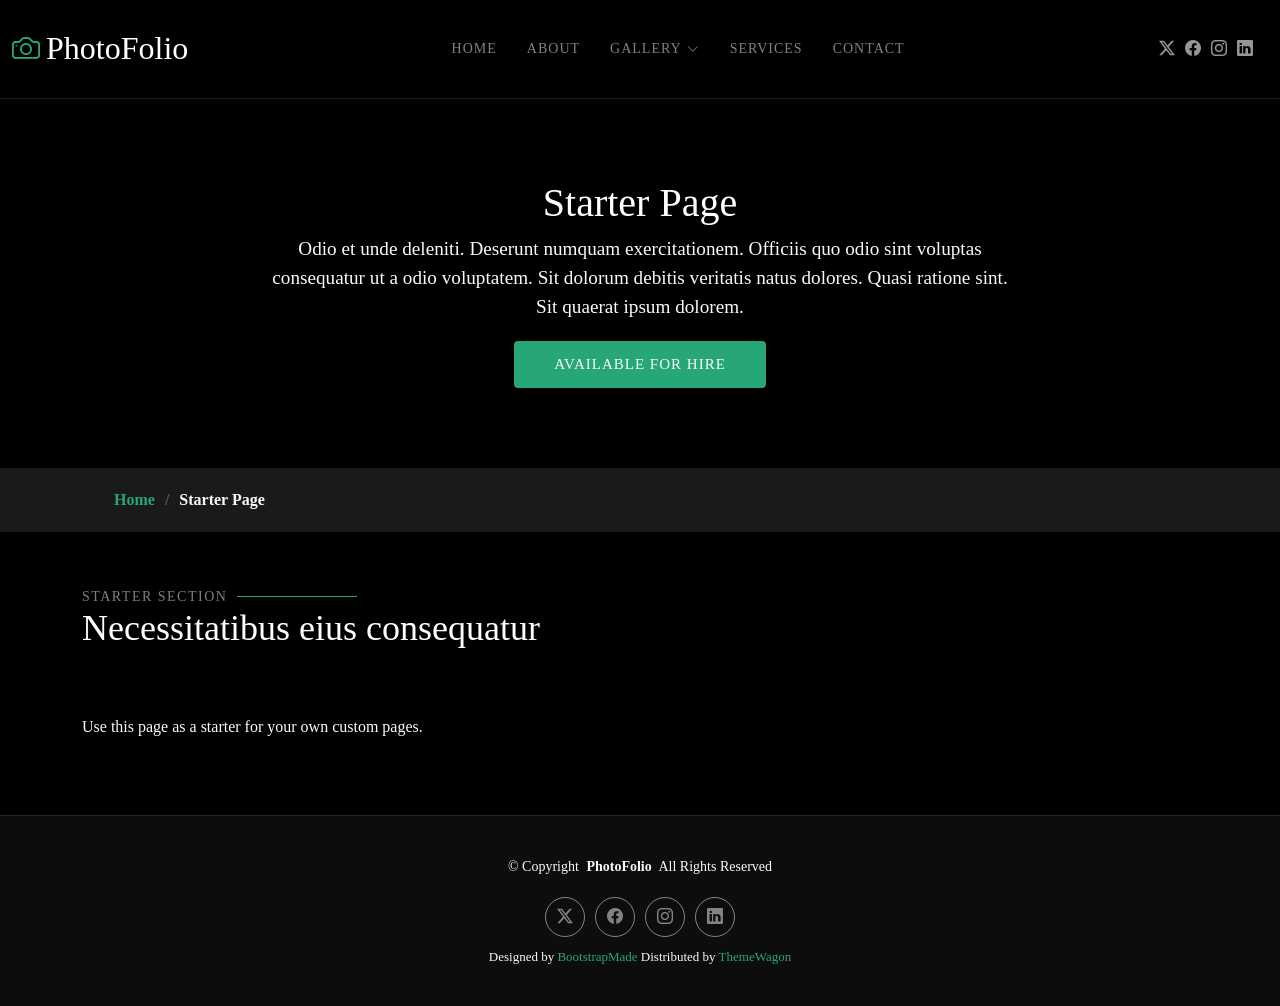
<file: starter-page.html>
<!DOCTYPE html>
<html lang="en">

<head>
  <meta charset="utf-8">
  <meta content="width=device-width, initial-scale=1.0" name="viewport">
  <title>Starter Page - PhotoFolio Bootstrap Template</title>
  <meta name="description" content="">
  <meta name="keywords" content="">

  <!-- Favicons -->
  <link href="assets/img/favicon.png" rel="icon">
  <link href="assets/img/apple-touch-icon.png" rel="apple-touch-icon">

  <!-- Fonts -->
  <link href="https://fonts.googleapis.com" rel="preconnect">
  <link href="https://fonts.gstatic.com" rel="preconnect" crossorigin>
  <link href="https://fonts.googleapis.com/css2?family=Roboto:ital,wght@0,100;0,300;0,400;0,500;0,700;0,900;1,100;1,300;1,400;1,500;1,700;1,900&family=Inter:wght@100;200;300;400;500;600;700;800;900&family=Cardo:ital,wght@0,400;0,700;1,400;1,700&display=swap" rel="stylesheet">

  <!-- Vendor CSS Files -->
  <link href="assets/vendor/bootstrap/css/bootstrap.min.css" rel="stylesheet">
  <link href="assets/vendor/bootstrap-icons/bootstrap-icons.css" rel="stylesheet">
  <link href="assets/vendor/aos/aos.css" rel="stylesheet">
  <link href="assets/vendor/glightbox/css/glightbox.min.css" rel="stylesheet">
  <link href="assets/vendor/swiper/swiper-bundle.min.css" rel="stylesheet">

  <!-- Main CSS File -->
  <link href="assets/css/main.css" rel="stylesheet">

  <!-- =======================================================
  * Template Name: PhotoFolio
  * Template URL: https://bootstrapmade.com/photofolio-bootstrap-photography-website-template/
  * Updated: Aug 07 2024 with Bootstrap v5.3.3
  * Author: BootstrapMade.com
  * License: https://bootstrapmade.com/license/
  ======================================================== -->
</head>

<body class="starter-page-page">

  <header id="header" class="header d-flex align-items-center sticky-top">
    <div class="container-fluid position-relative d-flex align-items-center justify-content-between">

      <a href="index.html" class="logo d-flex align-items-center me-auto me-xl-0">
        <!-- Uncomment the line below if you also wish to use an image logo -->
        <!-- <img src="assets/img/logo.png" alt=""> -->
        <i class="bi bi-camera"></i>
        <h1 class="sitename">PhotoFolio</h1>
      </a>

      <nav id="navmenu" class="navmenu">
        <ul>
          <li><a href="index.html">Home<br></a></li>
          <li><a href="about.html">About</a></li>
          <li class="dropdown"><a href="gallery.html"><span>Gallery</span> <i class="bi bi-chevron-down toggle-dropdown"></i></a>
            <ul>
              <li><a href="gallery.html">Nature</a></li>
              <li><a href="gallery.html">People</a></li>
              <li><a href="gallery.html">Architecture</a></li>
              <li><a href="gallery.html">Animals</a></li>
              <li><a href="gallery.html">Sports</a></li>
              <li><a href="gallery.html">Travel</a></li>
              <li class="dropdown"><a href="#"><span>Deep Dropdown</span> <i class="bi bi-chevron-down toggle-dropdown"></i></a>
                <ul>
                  <li><a href="#">Deep Dropdown 1</a></li>
                  <li><a href="#">Deep Dropdown 2</a></li>
                  <li><a href="#">Deep Dropdown 3</a></li>
                  <li><a href="#">Deep Dropdown 4</a></li>
                  <li><a href="#">Deep Dropdown 5</a></li>
                </ul>
              </li>
            </ul>
          </li>
          <li><a href="services.html">Services</a></li>
          <li><a href="contact.html">Contact</a></li>
        </ul>
        <i class="mobile-nav-toggle d-xl-none bi bi-list"></i>
      </nav>

      <div class="header-social-links">
        <a href="#" class="twitter"><i class="bi bi-twitter-x"></i></a>
        <a href="#" class="facebook"><i class="bi bi-facebook"></i></a>
        <a href="#" class="instagram"><i class="bi bi-instagram"></i></a>
        <a href="#" class="linkedin"><i class="bi bi-linkedin"></i></a>
      </div>

    </div>
  </header>

  <main class="main">

    <!-- Page Title -->
    <div class="page-title" data-aos="fade">
      <div class="heading">
        <div class="container">
          <div class="row d-flex justify-content-center text-center">
            <div class="col-lg-8">
              <h1>Starter Page</h1>
              <p class="mb-0">Odio et unde deleniti. Deserunt numquam exercitationem. Officiis quo odio sint voluptas consequatur ut a odio voluptatem. Sit dolorum debitis veritatis natus dolores. Quasi ratione sint. Sit quaerat ipsum dolorem.</p>
              <a href="contact.html" class="cta-btn">Available for Hire<br></a>
            </div>
          </div>
        </div>
      </div>
      <nav class="breadcrumbs">
        <div class="container">
          <ol>
            <li><a href="index.html">Home</a></li>
            <li class="current">Starter Page</li>
          </ol>
        </div>
      </nav>
    </div><!-- End Page Title -->

    <!-- Starter Section Section -->
    <section id="starter-section" class="starter-section section">

      <!-- Section Title -->
      <div class="container section-title" data-aos="fade-up">
        <h2>Starter Section</h2>
        <p>Necessitatibus eius consequatur</p>
      </div><!-- End Section Title -->

      <div class="container" data-aos="fade-up">
        <p>Use this page as a starter for your own custom pages.</p>
      </div>

    </section><!-- /Starter Section Section -->

  </main>

  <footer id="footer" class="footer">

    <div class="container">
      <div class="copyright text-center ">
        <p>© <span>Copyright</span> <strong class="px-1 sitename">PhotoFolio</strong> <span>All Rights Reserved</span></p>
      </div>
      <div class="social-links d-flex justify-content-center">
        <a href=""><i class="bi bi-twitter-x"></i></a>
        <a href=""><i class="bi bi-facebook"></i></a>
        <a href=""><i class="bi bi-instagram"></i></a>
        <a href=""><i class="bi bi-linkedin"></i></a>
      </div>
      <div class="credits">
        <!-- All the links in the footer should remain intact. -->
        <!-- You can delete the links only if you've purchased the pro version. -->
        <!-- Licensing information: https://bootstrapmade.com/license/ -->
        <!-- Purchase the pro version with working PHP/AJAX contact form: [buy-url] -->
        Designed by <a href="https://bootstrapmade.com/">BootstrapMade</a> Distributed by <a href="https://themewagon.com">ThemeWagon</a>
      </div>
    </div>

  </footer>

  <!-- Scroll Top -->
  <a href="#" id="scroll-top" class="scroll-top d-flex align-items-center justify-content-center"><i class="bi bi-arrow-up-short"></i></a>

  <!-- Preloader -->
  <div id="preloader">
    <div class="line"></div>
  </div>

  <!-- Vendor JS Files -->
  <script src="assets/vendor/bootstrap/js/bootstrap.bundle.min.js"></script>
  <script src="assets/vendor/php-email-form/validate.js"></script>
  <script src="assets/vendor/aos/aos.js"></script>
  <script src="assets/vendor/glightbox/js/glightbox.min.js"></script>
  <script src="assets/vendor/swiper/swiper-bundle.min.js"></script>

  <!-- Main JS File -->
  <script src="assets/js/main.js"></script>

</body>

</html>
</file>
<file: assets/css/main.css>
/**
* Template Name: PhotoFolio
* Template URL: https://bootstrapmade.com/photofolio-bootstrap-photography-website-template/
* Updated: Aug 07 2024 with Bootstrap v5.3.3
* Author: BootstrapMade.com
* License: https://bootstrapmade.com/license/
*/

/*--------------------------------------------------------------
# Font & Color Variables
# Help: https://bootstrapmade.com/color-system/
--------------------------------------------------------------*/
/* Fonts */
:root {
  --default-font: "Roboto",  system-ui, -apple-system, "Segoe UI", Roboto, "Helvetica Neue", Arial, "Noto Sans", "Liberation Sans", sans-serif, "Apple Color Emoji", "Segoe UI Emoji", "Segoe UI Symbol", "Noto Color Emoji";
  --heading-font: "Cardo",  sans-serif;
  --nav-font: "Inter",  sans-serif;
}

/* Global Colors - The following color variables are used throughout the website. Updating them here will change the color scheme of the entire website */
:root { 
  --background-color: #000000; /* Background color for the entire website, including individual sections */
  --default-color: #fafafa; /* Default color used for the majority of the text content across the entire website */
  --heading-color: #ffffff; /* Color for headings, subheadings and title throughout the website */
  --accent-color: #27a776; /* Accent color that represents your brand on the website. It's used for buttons, links, and other elements that need to stand out */
  --surface-color: #1a1a1a; /* The surface color is used as a background of boxed elements within sections, such as cards, icon boxes, or other elements that require a visual separation from the global background. */
  --contrast-color: #ffffff; /* Contrast color for text, ensuring readability against backgrounds of accent, heading, or default colors. */
}

/* Nav Menu Colors - The following color variables are used specifically for the navigation menu. They are separate from the global colors to allow for more customization options */
:root {
  --nav-color: rgba(255, 255, 255, 0.5);  /* The default color of the main navmenu links */
  --nav-hover-color: #ffffff; /* Applied to main navmenu links when they are hovered over or active */
  --nav-mobile-background-color: #1a1a1a; /* Used as the background color for mobile navigation menu */
  --nav-dropdown-background-color: #1a1a1a; /* Used as the background color for dropdown items that appear when hovering over primary navigation items */
  --nav-dropdown-color: rgba(255, 255, 255, 0.5); /* Used for navigation links of the dropdown items in the navigation menu. */
  --nav-dropdown-hover-color: #ffffff; /* Similar to --nav-hover-color, this color is applied to dropdown navigation links when they are hovered over. */
}

/* Color Presets - These classes override global colors when applied to any section or element, providing reuse of the sam color scheme. */

.light-background {
  --background-color: #1a1a1a;
  --surface-color: #343434;
}

.dark-background {
  --background-color: #060606;
  --default-color: #ffffff;
  --heading-color: #ffffff;
  --surface-color: #252525;
  --contrast-color: #ffffff;
}

/* Smooth scroll */
:root {
  scroll-behavior: smooth;
}

/*--------------------------------------------------------------
# General Styling & Shared Classes
--------------------------------------------------------------*/
body {
  color: var(--default-color);
  background-color: var(--background-color);
  font-family: var(--default-font);
}

a {
  color: var(--accent-color);
  text-decoration: none;
  transition: 0.3s;
}

a:hover {
  color: color-mix(in srgb, var(--accent-color), transparent 25%);
  text-decoration: none;
}

h1,
h2,
h3,
h4,
h5,
h6 {
  color: var(--heading-color);
}

/* PHP Email Form Messages
------------------------------*/
.php-email-form .error-message {
  display: none;
  background: #df1529;
  color: #ffffff;
  text-align: left;
  padding: 15px;
  margin-bottom: 24px;
  font-weight: 600;
}

.php-email-form .sent-message {
  display: none;
  color: #ffffff;
  background: #059652;
  text-align: center;
  padding: 15px;
  margin-bottom: 24px;
  font-weight: 600;
}

.php-email-form .loading {
  display: none;
  background: var(--surface-color);
  text-align: center;
  padding: 15px;
  margin-bottom: 24px;
}

.php-email-form .loading:before {
  content: "";
  display: inline-block;
  border-radius: 50%;
  width: 24px;
  height: 24px;
  margin: 0 10px -6px 0;
  border: 3px solid var(--accent-color);
  border-top-color: var(--surface-color);
  animation: php-email-form-loading 1s linear infinite;
}

@keyframes php-email-form-loading {
  0% {
    transform: rotate(0deg);
  }

  100% {
    transform: rotate(360deg);
  }
}

/*--------------------------------------------------------------
# Global Header
--------------------------------------------------------------*/
.header {
  color: var(--default-color);
  background-color: var(--background-color);
  padding: 20px 0;
  transition: all 0.5s;
  z-index: 997;
  border-bottom: 1px solid var(--background-color);
}

.header .logo {
  line-height: 1;
}

.header .logo img {
  max-height: 36px;
  margin-right: 8px;
}

.header .logo h1 {
  font-size: 32px;
  margin: 0;
  font-weight: 400;
  color: var(--heading-color);
}

.header .logo i {
  font-size: 28px;
  margin-right: 6px;
}

.header .header-social-links {
  padding-right: 15px;
}

.header .header-social-links a {
  color: color-mix(in srgb, var(--default-color), transparent 40%);
  padding-left: 6px;
  display: inline-block;
  transition: 0.3s;
  font-size: 16px;
}

.header .header-social-links a:hover {
  color: var(--accent-color);
}

.header .header-social-links a i {
  line-height: 0px;
}

@media (max-width: 1200px) {
  .header .logo {
    order: 1;
  }

  .header .logo h1 {
    font-size: 26px;
  }

  .header .logo i {
    font-size: 20px;
  }

  .header .header-social-links {
    order: 2;
  }

  .header .header-social-links a {
    font-size: 16px;
  }

  .header .navmenu {
    order: 3;
  }
}

.scrolled .header {
  border-color: color-mix(in srgb, var(--background-color) 90%, white 20%);
}

/*--------------------------------------------------------------
# Navigation Menu
--------------------------------------------------------------*/
/* Navmenu - Desktop */
@media (min-width: 1200px) {
  .navmenu {
    padding: 0;
  }

  .navmenu ul {
    margin: 0;
    padding: 0;
    display: flex;
    list-style: none;
    align-items: center;
  }

  .navmenu li {
    position: relative;
  }

  .navmenu a,
  .navmenu a:focus {
    color: var(--nav-color);
    padding: 18px 15px;
    font-size: 14px;
    font-family: 'cwTeXYen';
    font-weight: 400;
    display: flex;
    align-items: center;
    justify-content: space-between;
    white-space: nowrap;
    transition: 0.3s;
    text-transform: uppercase;
    letter-spacing: 1px;
  }

  .navmenu a i,
  .navmenu a:focus i {
    font-size: 12px;
    line-height: 0;
    margin-left: 5px;
    transition: 0.3s;
  }

  .navmenu li:last-child a {
    padding-right: 0;
  }

  .navmenu li:hover>a,
  .navmenu .active,
  .navmenu .active:focus {
    color: var(--nav-hover-color);
  }

  .navmenu .dropdown ul {
    margin: 0;
    padding: 10px 0;
    background: var(--nav-dropdown-background-color);
    display: block;
    position: absolute;
    visibility: hidden;
    left: 14px;
    top: 130%;
    opacity: 0;
    transition: 0.3s;
    border-radius: 4px;
    z-index: 99;
  }

  .navmenu .dropdown ul li {
    min-width: 200px;
  }

  .navmenu .dropdown ul a {
    padding: 10px 20px;
    font-size: 15px;
    text-transform: none;
    color: var(--nav-dropdown-color);
  }

  .navmenu .dropdown ul a i {
    font-size: 12px;
  }

  .navmenu .dropdown ul a:hover,
  .navmenu .dropdown ul .active:hover,
  .navmenu .dropdown ul li:hover>a {
    color: var(--nav-dropdown-hover-color);
  }

  .navmenu .dropdown:hover>ul {
    opacity: 1;
    top: 100%;
    visibility: visible;
  }

  .navmenu .dropdown .dropdown ul {
    top: 0;
    left: -90%;
    visibility: hidden;
  }

  .navmenu .dropdown .dropdown:hover>ul {
    opacity: 1;
    top: 0;
    left: -100%;
    visibility: visible;
  }
}

/* Navmenu - Mobile */
@media (max-width: 1199px) {
  .mobile-nav-toggle {
    color: var(--nav-color);
    font-size: 28px;
    line-height: 0;
    margin-right: 10px;
    cursor: pointer;
    transition: color 0.3s;
  }

  .navmenu {
    padding: 0;
    z-index: 9997;
  }

  .navmenu ul {
    display: none;
    position: absolute;
    inset: 60px 20px 20px 20px;
    padding: 10px 0;
    margin: 0;
    border-radius: 6px;
    background-color: var(--nav-mobile-background-color);
    overflow-y: auto;
    transition: 0.3s;
    z-index: 9998;
    box-shadow: 0px 0px 30px rgba(0, 0, 0, 0.1);
  }

  .navmenu a,
  .navmenu a:focus {
    color: var(--nav-dropdown-color);
    padding: 10px 20px;
    font-family: var(--nav-font);
    font-size: 17px;
    font-weight: 500;
    display: flex;
    align-items: center;
    justify-content: space-between;
    white-space: nowrap;
    transition: 0.3s;
  }

  .navmenu a i,
  .navmenu a:focus i {
    font-size: 12px;
    line-height: 0;
    margin-left: 5px;
    width: 30px;
    height: 30px;
    display: flex;
    align-items: center;
    justify-content: center;
    border-radius: 50%;
    transition: 0.3s;
    background-color: color-mix(in srgb, var(--accent-color), transparent 90%);
  }

  .navmenu a i:hover,
  .navmenu a:focus i:hover {
    background-color: var(--accent-color);
    color: var(--contrast-color);
  }

  .navmenu a:hover,
  .navmenu .active,
  .navmenu .active:focus {
    color: var(--nav-dropdown-hover-color);
  }

  .navmenu .active i,
  .navmenu .active:focus i {
    background-color: var(--accent-color);
    color: var(--contrast-color);
    transform: rotate(180deg);
  }

  .navmenu .dropdown ul {
    position: static;
    display: none;
    z-index: 99;
    padding: 10px 0;
    margin: 10px 20px;
    background-color: var(--nav-dropdown-background-color);
    border: 1px solid color-mix(in srgb, var(--default-color), transparent 90%);
    box-shadow: none;
    transition: all 0.5s ease-in-out;
  }

  .navmenu .dropdown ul ul {
    background-color: rgba(33, 37, 41, 0.1);
  }

  .navmenu .dropdown>.dropdown-active {
    display: block;
    background-color: rgba(33, 37, 41, 0.03);
  }

  .mobile-nav-active {
    overflow: hidden;
  }

  .mobile-nav-active .mobile-nav-toggle {
    color: #fff;
    position: absolute;
    font-size: 32px;
    top: 15px;
    right: 15px;
    margin-right: 0;
    z-index: 9999;
  }

  .mobile-nav-active .navmenu {
    position: fixed;
    overflow: hidden;
    inset: 0;
    background: rgba(33, 37, 41, 0.8);
    transition: 0.3s;
  }

  .mobile-nav-active .navmenu>ul {
    display: block;
  }
}

/*--------------------------------------------------------------
# Global Footer
--------------------------------------------------------------*/
.footer {
  --background-color: color-mix(in srgb, var(--default-color), transparent 95%);
  border-top: 1px solid color-mix(in srgb, var(--default-color), transparent 90%);
  color: var(--default-color);
  background-color: var(--background-color);
  font-size: 14px;
  padding: 40px 0;
  position: relative;
}

.footer .copyright p {
  margin-bottom: 0;
}

.footer .social-links {
  margin-top: 20px;
}

.footer .social-links a {
  display: flex;
  align-items: center;
  justify-content: center;
  width: 40px;
  height: 40px;
  border-radius: 50%;
  border: 1px solid color-mix(in srgb, var(--default-color), transparent 50%);
  font-size: 16px;
  color: color-mix(in srgb, var(--default-color), transparent 50%);
  margin: 0 5px;
  transition: 0.3s;
}

.footer .social-links a:hover {
  color: var(--accent-color);
  border-color: var(--accent-color);
}

.footer .credits {
  margin-top: 10px;
  font-size: 13px;
  text-align: center;
}

/*--------------------------------------------------------------
# Preloader
--------------------------------------------------------------*/
#preloader {
  display: flex;
  position: fixed;
  inset: 0;
  width: 100%;
  height: 100vh;
  z-index: 99999;
}

#preloader:before,
#preloader:after {
  content: "";
  background-color: #000000;
  position: absolute;
  inset: 0;
  width: 50%;
  height: 100%;
  transition: all 0.3s ease 0s;
  z-index: -1;
}

#preloader:after {
  left: auto;
  right: 0;
}

#preloader .line {
  position: relative;
  overflow: hidden;
  margin: auto;
  width: 1px;
  height: 280px;
  transition: all 0.8s ease 0s;
}

#preloader .line:before {
  content: "";
  position: absolute;
  background-color: #ffffff;
  left: 0;
  top: 50%;
  width: 1px;
  height: 0%;
  transform: translateY(-50%);
  animation: lineincrease 1000ms ease-in-out 0s forwards;
}

#preloader .line:after {
  content: "";
  position: absolute;
  background-color: color-mix(in srgb, var(--default-color), transparent 95%);
  left: 0;
  top: 0;
  width: 1px;
  height: 100%;
  transform: translateY(-100%);
  animation: linemove 1200ms linear 0s infinite;
  animation-delay: 2000ms;
}

#preloader.loaded .line {
  opacity: 0;
  height: 100% !important;
}

#preloader.loaded .line:after {
  opacity: 0;
}

#preloader.loaded:before,
#preloader.loaded:after {
  animation: preloaderfinish 300ms ease-in-out 500ms forwards;
}

@keyframes lineincrease {
  0% {
    height: 0%;
  }

  100% {
    height: 100%;
  }
}

@keyframes linemove {
  0% {
    transform: translateY(200%);
  }

  100% {
    transform: translateY(-100%);
  }
}

@keyframes preloaderfinish {
  0% {
    width: 5 0%;
  }

  100% {
    width: 0%;
  }
}

/*--------------------------------------------------------------
# Scroll Top Button
--------------------------------------------------------------*/
.scroll-top {
  position: fixed;
  visibility: hidden;
  opacity: 0;
  right: 15px;
  bottom: -15px;
  z-index: 99999;
  background-color: var(--accent-color);
  width: 44px;
  height: 44px;
  border-radius: 50px;
  transition: all 0.4s;
}

.scroll-top i {
  font-size: 24px;
  color: var(--default-color);
  line-height: 0;
}

.scroll-top:hover {
  background-color: color-mix(in srgb, var(--accent-color), transparent 20%);
}

.scroll-top.active {
  visibility: visible;
  opacity: 1;
  bottom: 15px;
}

/*--------------------------------------------------------------
# Disable aos animation delay on mobile devices
--------------------------------------------------------------*/
@media screen and (max-width: 768px) {
  [data-aos-delay] {
    transition-delay: 0 !important;
  }
}

/*--------------------------------------------------------------
# Global Page Titles & Breadcrumbs
--------------------------------------------------------------*/
.page-title {
  color: var(--default-color);
  background-color: var(--background-color);
  position: relative;
}

.page-title .heading {
  padding: 80px 0;
  border-top: 1px solid color-mix(in srgb, var(--default-color), transparent 90%);
}

.page-title .heading h1 {
  font-size: 40px;
  font-weight: 400;
}

.page-title .heading .cta-btn {
  color: var(--default-color);
  background: var(--accent-color);
  font-weight: 400;
  font-size: 15px;
  display: inline-block;
  margin-top: 20px;
  padding: 12px 40px;
  border-radius: 4px;
  transition: 0.5s;
  text-transform: uppercase;
  letter-spacing: 1px;
}

.page-title .heading .cta-btn:hover {
  background-color: color-mix(in srgb, var(--accent-color) 90%, white 10%);
}

.page-title nav {
  background-color: color-mix(in srgb, var(--default-color), transparent 90%);
  padding: 20px 0;
}

.page-title nav ol {
  display: flex;
  flex-wrap: wrap;
  list-style: none;
  margin: 0;
  font-size: 16px;
  font-weight: 600;
}

.page-title nav ol li+li {
  padding-left: 10px;
}

.page-title nav ol li+li::before {
  content: "/";
  display: inline-block;
  padding-right: 10px;
  color: color-mix(in srgb, var(--default-color), transparent 70%);
}

/*--------------------------------------------------------------
# Global Sections
--------------------------------------------------------------*/
section,
.section {
  color: var(--default-color);
  background-color: var(--background-color);
  padding: 60px 0;
  scroll-margin-top: 100px;
  overflow: clip;
}

@media (max-width: 1199px) {

  section,
  .section {
    scroll-margin-top: 66px;
  }
}

/*--------------------------------------------------------------
# Global Section Titles
--------------------------------------------------------------*/
.section-title {
  padding-bottom: 60px;
  position: relative;
}

.section-title h2 {
  font-size: 14px;
  font-weight: 400;
  padding: 0;
  line-height: 1px;
  margin: 0;
  letter-spacing: 1.5px;
  text-transform: uppercase;
  color: color-mix(in srgb, var(--default-color), transparent 50%);
  position: relative;
  font-family: var(--default-font);
}

.section-title h2::after {
  content: "";
  width: 120px;
  height: 1px;
  display: inline-block;
  background: var(--accent-color);
  margin: 4px 10px;
}

.section-title p {
  color: var(--heading-color);
  margin: 0;
  font-size: 36px;
  font-weight: 400;
  font-family: var(--heading-font);
}

/*--------------------------------------------------------------
# Hero Section
--------------------------------------------------------------*/
.hero {
  width: 100%;
  min-height: 30vh;
  position: relative;
  padding: 120px 0 60px 0;
  display: flex;
  align-items: center;
}

.hero h2 {
  margin: 0 0 10px 0;
  font-size: 38px;
  font-weight: 700;
  letter-spacing: 2px;
  line-height: 55px;
}

.hero h2 .underlight {
  position: relative;
  z-index: 1;
  padding: 0 5px;
}

.hero h2 .underlight:before {
  content: "";
  position: absolute;
  height: 50%;
  bottom: 0;
  left: 0;
  right: 0;
  background: var(--accent-color);
  z-index: -1;
}

.hero p {
  color: color-mix(in srgb, var(--default-color), transparent 30%);
  margin-bottom: 30px;
  font-size: 18px;
}

@media (max-width: 768px) {
  .hero h2 {
    font-size: 32px;
  }
}

.hero .btn-get-started {
  color: var(--contrast-color);
  background: var(--accent-color);
  font-weight: 400;
  font-size: 15px;
  display: inline-block;
  padding: 12px 40px;
  border-radius: 4px;
  transition: 0.5s;
  text-transform: uppercase;
  letter-spacing: 1px;
}

.hero .btn-get-started:hover {
  background-color: color-mix(in srgb, var(--accent-color) 90%, white 10%);
}

/*--------------------------------------------------------------
# Gallery Section
--------------------------------------------------------------*/
.gallery .gallery-item {
  position: relative;
  overflow: hidden;
  border-radius: 10px;
}

.gallery .gallery-item img {
  transition: 0.3s;
}

.gallery .gallery-links {
  position: absolute;
  inset: 0;
  opacity: 0;
  transition: all ease-in-out 0.3s;
  background: rgba(0, 0, 0, 0.6);
  z-index: 3;
}

.gallery .gallery-links .preview-link,
.gallery .gallery-links .details-link {
  font-size: 20px;
  color: rgba(255, 255, 255, 0.5);
  transition: 0.3s;
  line-height: 1.2;
  margin: 30px 8px 0 8px;
}

.gallery .gallery-links .preview-link:hover,
.gallery .gallery-links .details-link:hover {
  color: #ffffff;
}

.gallery .gallery-links .details-link {
  font-size: 30px;
  line-height: 0;
}

.gallery .gallery-item:hover .gallery-links {
  opacity: 1;
}

.gallery .gallery-item:hover .preview-link,
.gallery .gallery-item:hover .details-link {
  margin-top: 0;
}

.gallery .gallery-item:hover img {
  transform: scale(1.1);
}

.glightbox-clean .gslide-description {
  background: #272727;
}

.glightbox-clean .gslide-title {
  color: rgba(255, 255, 255, 0.8);
  margin: 0;
}

/*--------------------------------------------------------------
# About Section
--------------------------------------------------------------*/
.about .content h2 {
  font-weight: 700;
  font-size: 24px;
}

.about .content ul {
  list-style: none;
  padding: 0;
}

.about .content ul li {
  margin-bottom: 20px;
  display: flex;
  align-items: center;
}

.about .content ul strong {
  margin-right: 10px;
}

.about .content ul i {
  font-size: 16px;
  margin-right: 5px;
  color: var(--accent-color);
  line-height: 0;
}

/*--------------------------------------------------------------
# Testimonials Section
--------------------------------------------------------------*/
.testimonials .testimonial-item {
  background-color: var(--surface-color);
  box-shadow: 0px 0 20px rgba(0, 0, 0, 0.1);
  box-sizing: content-box;
  padding: 30px;
  margin: 40px 30px;
  min-height: 320px;
  display: flex;
  flex-direction: column;
  text-align: center;
  transition: 0.3s;
}

.testimonials .testimonial-item .stars {
  margin-bottom: 15px;
}

.testimonials .testimonial-item .stars i {
  color: #ffc107;
  margin: 0 1px;
}

.testimonials .testimonial-item .testimonial-img {
  width: 90px;
  border-radius: 50%;
  border: 4px solid var(--background-color);
  margin: 0 auto;
}

.testimonials .testimonial-item h3 {
  font-size: 18px;
  font-weight: bold;
  margin: 10px 0 5px 0;
}

.testimonials .testimonial-item h4 {
  font-size: 14px;
  color: color-mix(in srgb, var(--default-color), transparent 40%);
  margin: 0;
}

.testimonials .testimonial-item p {
  font-style: italic;
  margin: 0 auto 15px auto;
}

.testimonials .swiper-wrapper {
  height: auto;
}

.testimonials .swiper-pagination {
  margin-top: 20px;
  position: relative;
}

.testimonials .swiper-pagination .swiper-pagination-bullet {
  width: 12px;
  height: 12px;
  background-color: color-mix(in srgb, var(--default-color), transparent 85%);
  opacity: 1;
}

.testimonials .swiper-pagination .swiper-pagination-bullet-active {
  background-color: var(--accent-color);
}

.testimonials .swiper-slide {
  opacity: 0.3;
}

@media (max-width: 1199px) {
  .testimonials .swiper-slide-active {
    opacity: 1;
  }

  .testimonials .swiper-pagination {
    margin-top: 0;
  }

  .testimonials .testimonial-item {
    margin: 40px 20px;
  }
}

@media (min-width: 1200px) {
  .testimonials .swiper-slide-next {
    opacity: 1;
    transform: scale(1.12);
  }
}

/*--------------------------------------------------------------
# Gallery Details Section
--------------------------------------------------------------*/
.gallery-details .portfolio-details-slider img {
  width: 100%;
}

.gallery-details .swiper-wrapper {
  height: auto;
}

.gallery-details .swiper-button-prev,
.gallery-details .swiper-button-next {
  width: 48px;
  height: 48px;
}

.gallery-details .swiper-button-prev:after,
.gallery-details .swiper-button-next:after {
  color: rgba(255, 255, 255, 0.8);
  background-color: rgba(0, 0, 0, 0.15);
  font-size: 24px;
  border-radius: 50%;
  width: 48px;
  height: 48px;
  display: flex;
  align-items: center;
  justify-content: center;
  transition: 0.3s;
}

.gallery-details .swiper-button-prev:hover:after,
.gallery-details .swiper-button-next:hover:after {
  background-color: rgba(0, 0, 0, 0.3);
}

@media (max-width: 575px) {

  .gallery-details .swiper-button-prev,
  .gallery-details .swiper-button-next {
    display: none;
  }
}

.gallery-details .swiper-pagination {
  margin-top: 20px;
  position: relative;
}

.gallery-details .swiper-pagination .swiper-pagination-bullet {
  width: 10px;
  height: 10px;
  background-color: color-mix(in srgb, var(--default-color), transparent 85%);
  opacity: 1;
}

.gallery-details .swiper-pagination .swiper-pagination-bullet-active {
  background-color: var(--accent-color);
}

.gallery-details .portfolio-info h3 {
  font-size: 22px;
  font-weight: 700;
  margin-bottom: 20px;
  padding-bottom: 20px;
  position: relative;
}

.gallery-details .portfolio-info h3:after {
  content: "";
  position: absolute;
  display: block;
  width: 50px;
  height: 3px;
  background: var(--accent-color);
  left: 0;
  bottom: 0;
}

.gallery-details .portfolio-info ul {
  list-style: none;
  padding: 0;
  font-size: 15px;
}

.gallery-details .portfolio-info ul li {
  display: flex;
  flex-direction: column;
  padding-bottom: 15px;
}

.gallery-details .portfolio-info ul strong {
  text-transform: uppercase;
  font-weight: 400;
  color: color-mix(in srgb, var(--default-color), transparent 50%);
  font-size: 14px;
}

.gallery-details .portfolio-info .btn-visit {
  padding: 8px 40px;
  background: var(--accent-color);
  color: var(--contrast-color);
  border-radius: 50px;
  transition: 0.3s;
}

.gallery-details .portfolio-info .btn-visit:hover {
  background: color-mix(in srgb, var(--accent-color), transparent 20%);
}

.gallery-details .portfolio-description h2 {
  font-size: 26px;
  font-weight: 700;
  margin-bottom: 20px;
}

.gallery-details .portfolio-description p {
  padding: 0;
}

.gallery-details .portfolio-description .testimonial-item {
  padding: 30px 30px 0 30px;
  position: relative;
  background: color-mix(in srgb, var(--default-color), transparent 97%);
  margin-bottom: 50px;
}

.gallery-details .portfolio-description .testimonial-item .testimonial-img {
  width: 90px;
  border-radius: 50px;
  border: 6px solid var(--background-color);
  float: left;
  margin: 0 10px 0 0;
}

.gallery-details .portfolio-description .testimonial-item h3 {
  font-size: 18px;
  font-weight: bold;
  margin: 15px 0 5px 0;
  padding-top: 20px;
}

.gallery-details .portfolio-description .testimonial-item h4 {
  font-size: 14px;
  color: #6c757d;
  margin: 0;
}

.gallery-details .portfolio-description .testimonial-item .quote-icon-left,
.gallery-details .portfolio-description .testimonial-item .quote-icon-right {
  color: color-mix(in srgb, var(--accent-color), transparent 50%);
  font-size: 26px;
  line-height: 0;
}

.gallery-details .portfolio-description .testimonial-item .quote-icon-left {
  display: inline-block;
  left: -5px;
  position: relative;
}

.gallery-details .portfolio-description .testimonial-item .quote-icon-right {
  display: inline-block;
  right: -5px;
  position: relative;
  top: 10px;
  transform: scale(-1, -1);
}

.gallery-details .portfolio-description .testimonial-item p {
  font-style: italic;
  margin: 0 0 15px 0 0 0;
  padding: 0;
}

/*--------------------------------------------------------------
# Services Section
--------------------------------------------------------------*/
.services .service-item {
  background-color: var(--surface-color);
  padding: 50px 30px;
  transition: all 0.3s ease-in-out;
  height: 100%;
  position: relative;
  z-index: 1;
}

.services .service-item:before {
  content: "";
  position: absolute;
  background: var(--accent-color);
  inset: 100% 0 0 0;
  transition: all 0.3s;
  z-index: -1;
}

.services .service-item .icon {
  margin-bottom: 15px;
}

.services .service-item .icon i {
  color: var(--default-color);
  background-color: var(--accent-color);
  font-size: 24px;
  width: 56px;
  height: 56px;
  display: flex;
  align-items: center;
  justify-content: center;
  border-radius: 50%;
  transition: ease-in-out 0.3s;
}

.services .service-item h4 {
  font-weight: 700;
  margin-bottom: 15px;
  font-size: 20px;
  font-family: var(--default-font);
}

.services .service-item h4 a {
  color: var(--heading-color);
  transition: ease-in-out 0.3s;
}

.services .service-item p {
  line-height: 24px;
  font-size: 14px;
  margin-bottom: 0;
  transition: ease-in-out 0.3s;
}

.services .service-item:hover h4 a,
.services .service-item:hover p {
  color: var(--default-color);
}

.services .service-item:hover i {
  color: var(--accent-color);
  background-color: var(--default-color);
}

.services .service-item:hover:before {
  background: var(--accent-color);
  inset: 0;
  border-radius: 0px;
}

/*--------------------------------------------------------------
# Pricing Section
--------------------------------------------------------------*/
.pricing .pricing-item {
  border-bottom: 1px dashed color-mix(in srgb, var(--default-color), transparent 60%);
  width: 100%;
  height: 100%;
  padding: 0 0 15px 0;
}

.pricing .pricing-item h3 {
  margin: 0;
  font-size: 20px;
  font-weight: 600;
}

.pricing .pricing-item h4 {
  margin: 0;
  font-size: 18px;
  color: var(--accent-color);
}

/*--------------------------------------------------------------
# Contact Section
--------------------------------------------------------------*/
.contact .info-wrap {
  margin-bottom: 30px;
}

.contact .info-item i {
  font-size: 20px;
  color: var(--accent-color);
  width: 56px;
  height: 56px;
  display: flex;
  justify-content: center;
  align-items: center;
  transition: all 0.3s ease-in-out;
  border-radius: 50%;
  border: 1px solid color-mix(in srgb, var(--accent-color), transparent 40%);
  margin-right: 15px;
}

.contact .info-item h3 {
  font-size: 18px;
  font-weight: 700;
  margin: 0 0 5px 0;
  font-family: var(--default-font);
}

.contact .info-item p {
  padding: 0;
  margin-bottom: 0;
  font-size: 14px;
}

.contact .info-item:hover i {
  background: var(--accent-color);
  color: var(--contrast-color);
}

@media (max-width: 575px) {
  .contact .php-email-form {
    padding: 20px;
  }
}

.contact .php-email-form input[type=text],
.contact .php-email-form input[type=email],
.contact .php-email-form textarea {
  font-size: 14px;
  padding: 10px 15px;
  box-shadow: none;
  border-radius: 0;
  color: var(--default-color);
  background-color: var(--surface-color);
  border-color: color-mix(in srgb, var(--default-color), transparent 80%);
}

.contact .php-email-form input[type=text]:focus,
.contact .php-email-form input[type=email]:focus,
.contact .php-email-form textarea:focus {
  border-color: var(--accent-color);
}

.contact .php-email-form input[type=text]::placeholder,
.contact .php-email-form input[type=email]::placeholder,
.contact .php-email-form textarea::placeholder {
  color: color-mix(in srgb, var(--default-color), transparent 70%);
}

.contact .php-email-form button[type=submit] {
  color: var(--default-color);
  background: var(--accent-color);
  font-weight: 400;
  font-size: 14px;
  display: inline-block;
  margin-top: 20px;
  padding: 14px 40px;
  border: 0;
  border-radius: 4px;
  transition: 0.5s;
  text-transform: uppercase;
  letter-spacing: 1px;
}

.contact .php-email-form button[type=submit]:hover {
  background-color: color-mix(in srgb, var(--accent-color) 90%, white 10%);
}

/*--------------------------------------------------------------
# Starter Section Section
--------------------------------------------------------------*/
.starter-section {
  /* Add your styles here */
}

@import url(https://fonts.googleapis.com/earlyaccess/cwtexyen.css);
/*字體*/
html, body, div, dl, dt, dd, ul, ol, li, h1, h2, h3, h4, h5, h6, pre, form, label, fieldset, input, p, span, a, blockquote, th, td {
font-family: 'cwTeXYen', serif !important;
}

.mb-0{
  font-size: larger;
}

.py-3{
  font-size: 17px;
}
</file>
